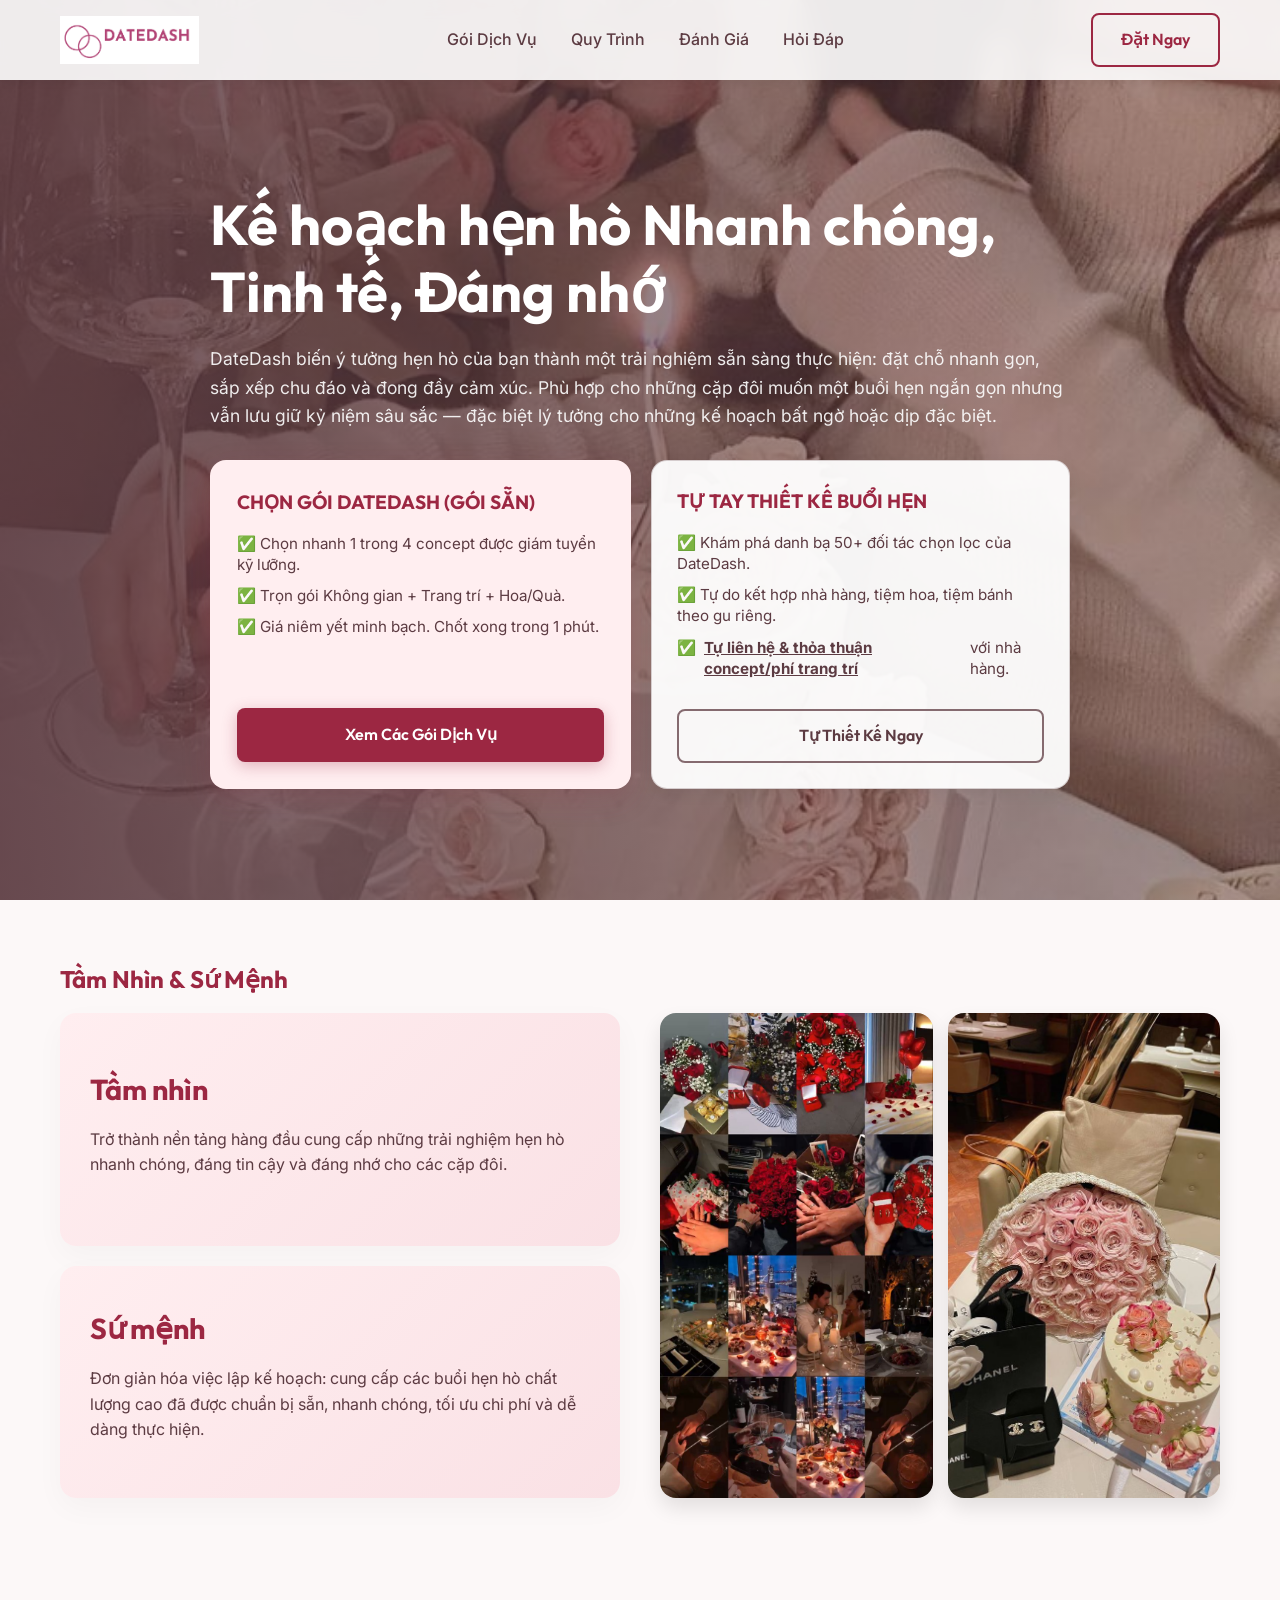
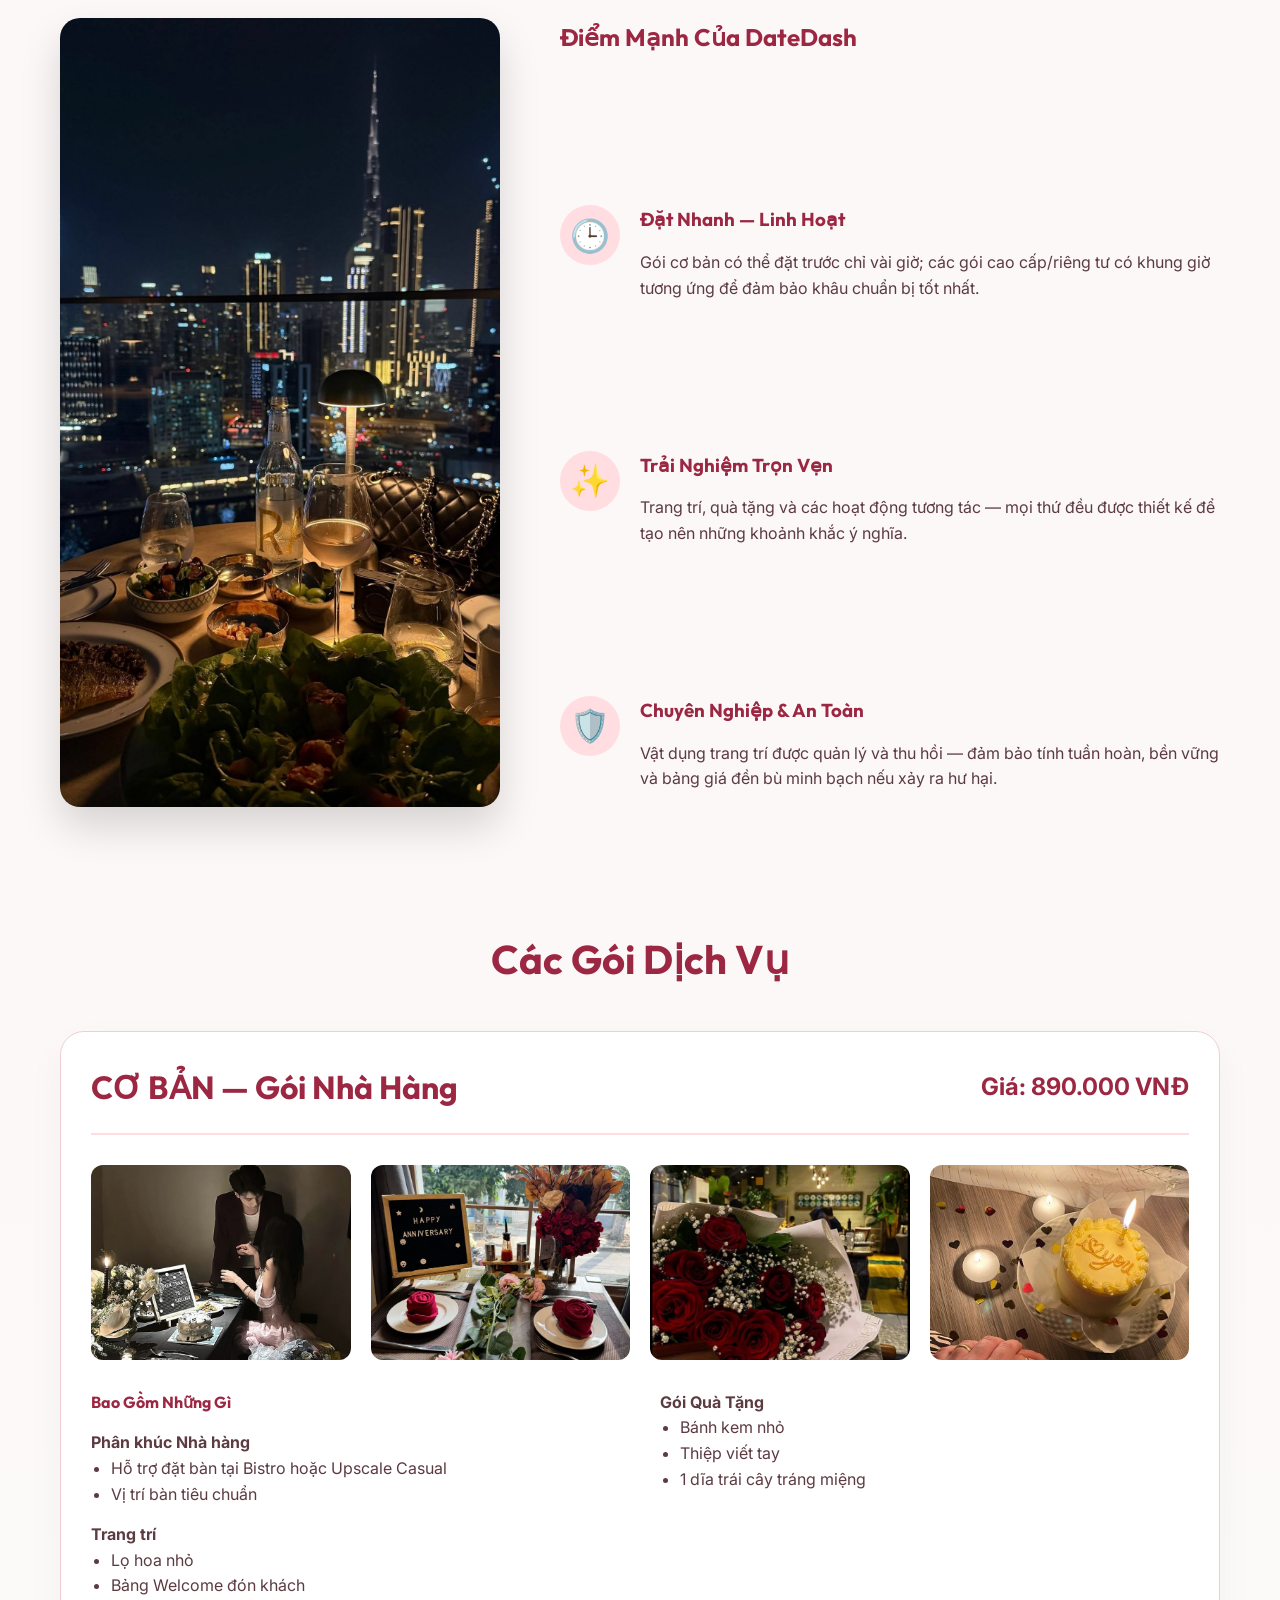
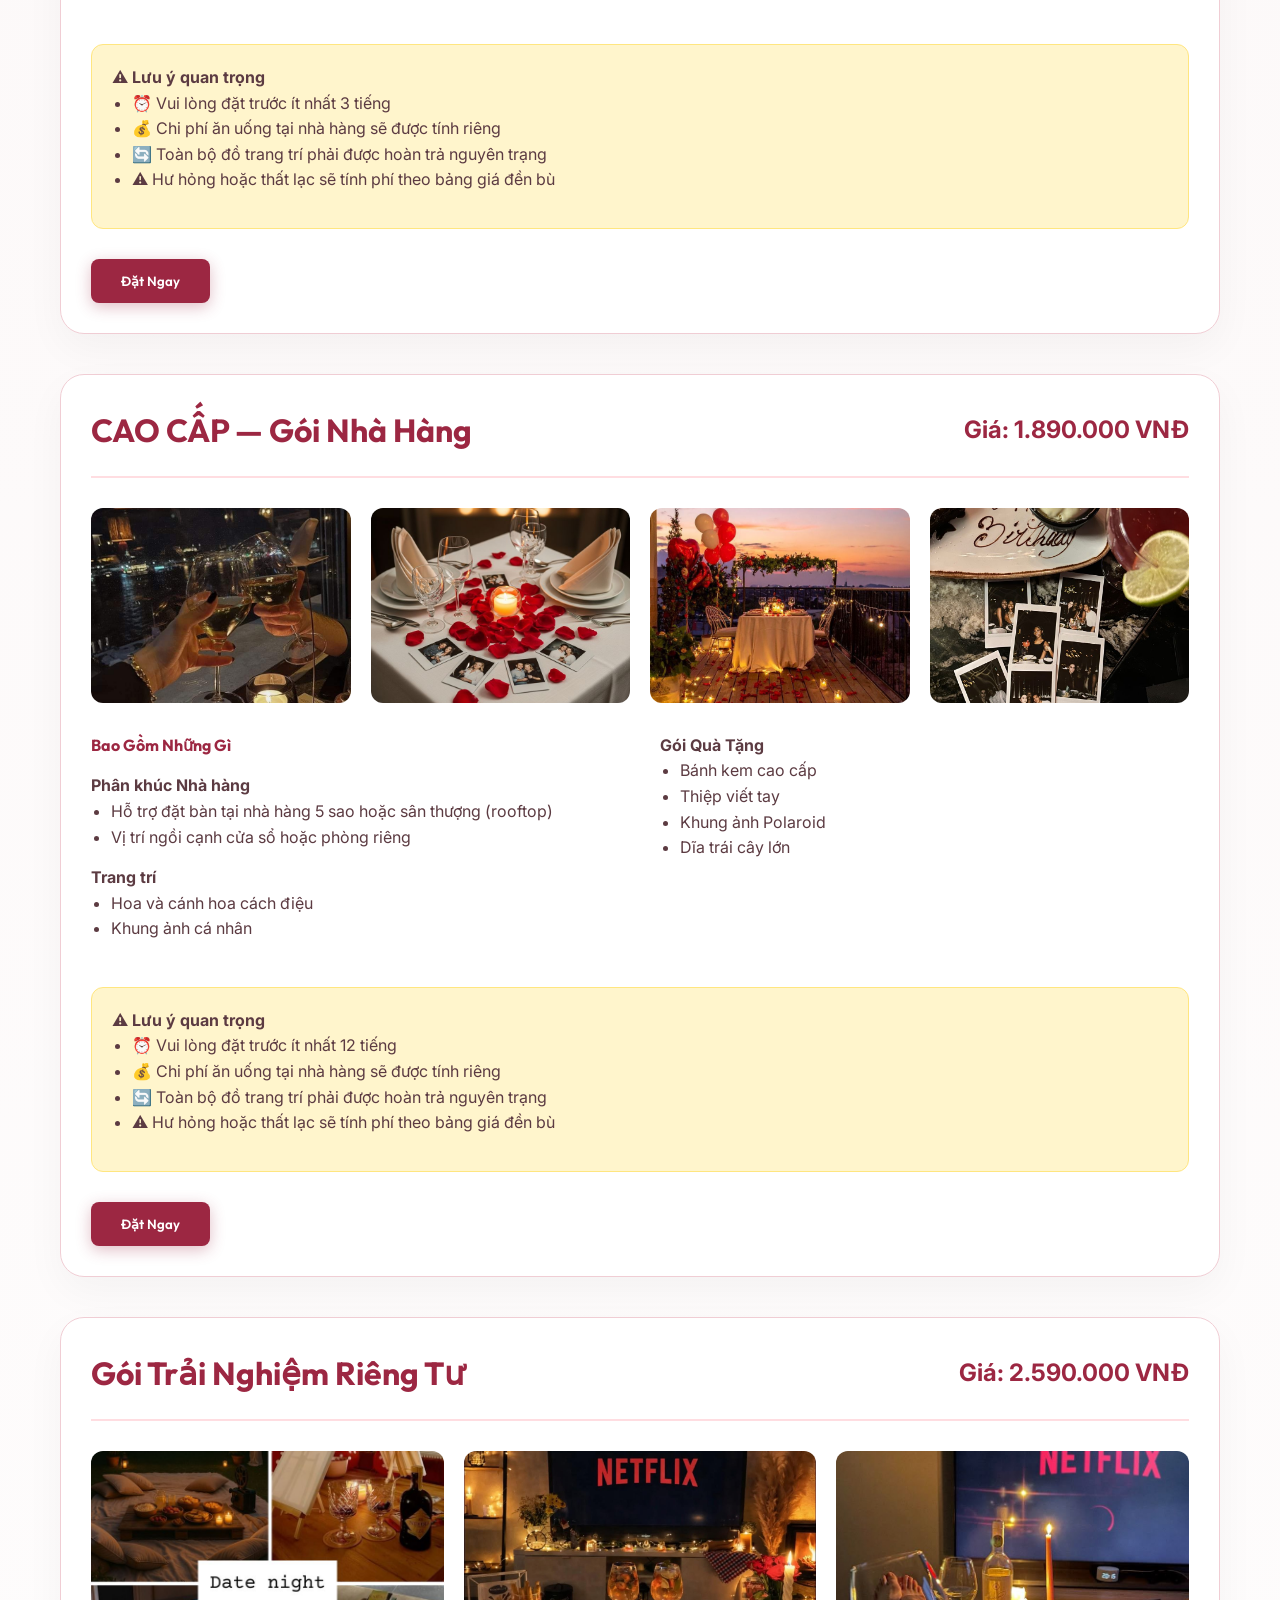
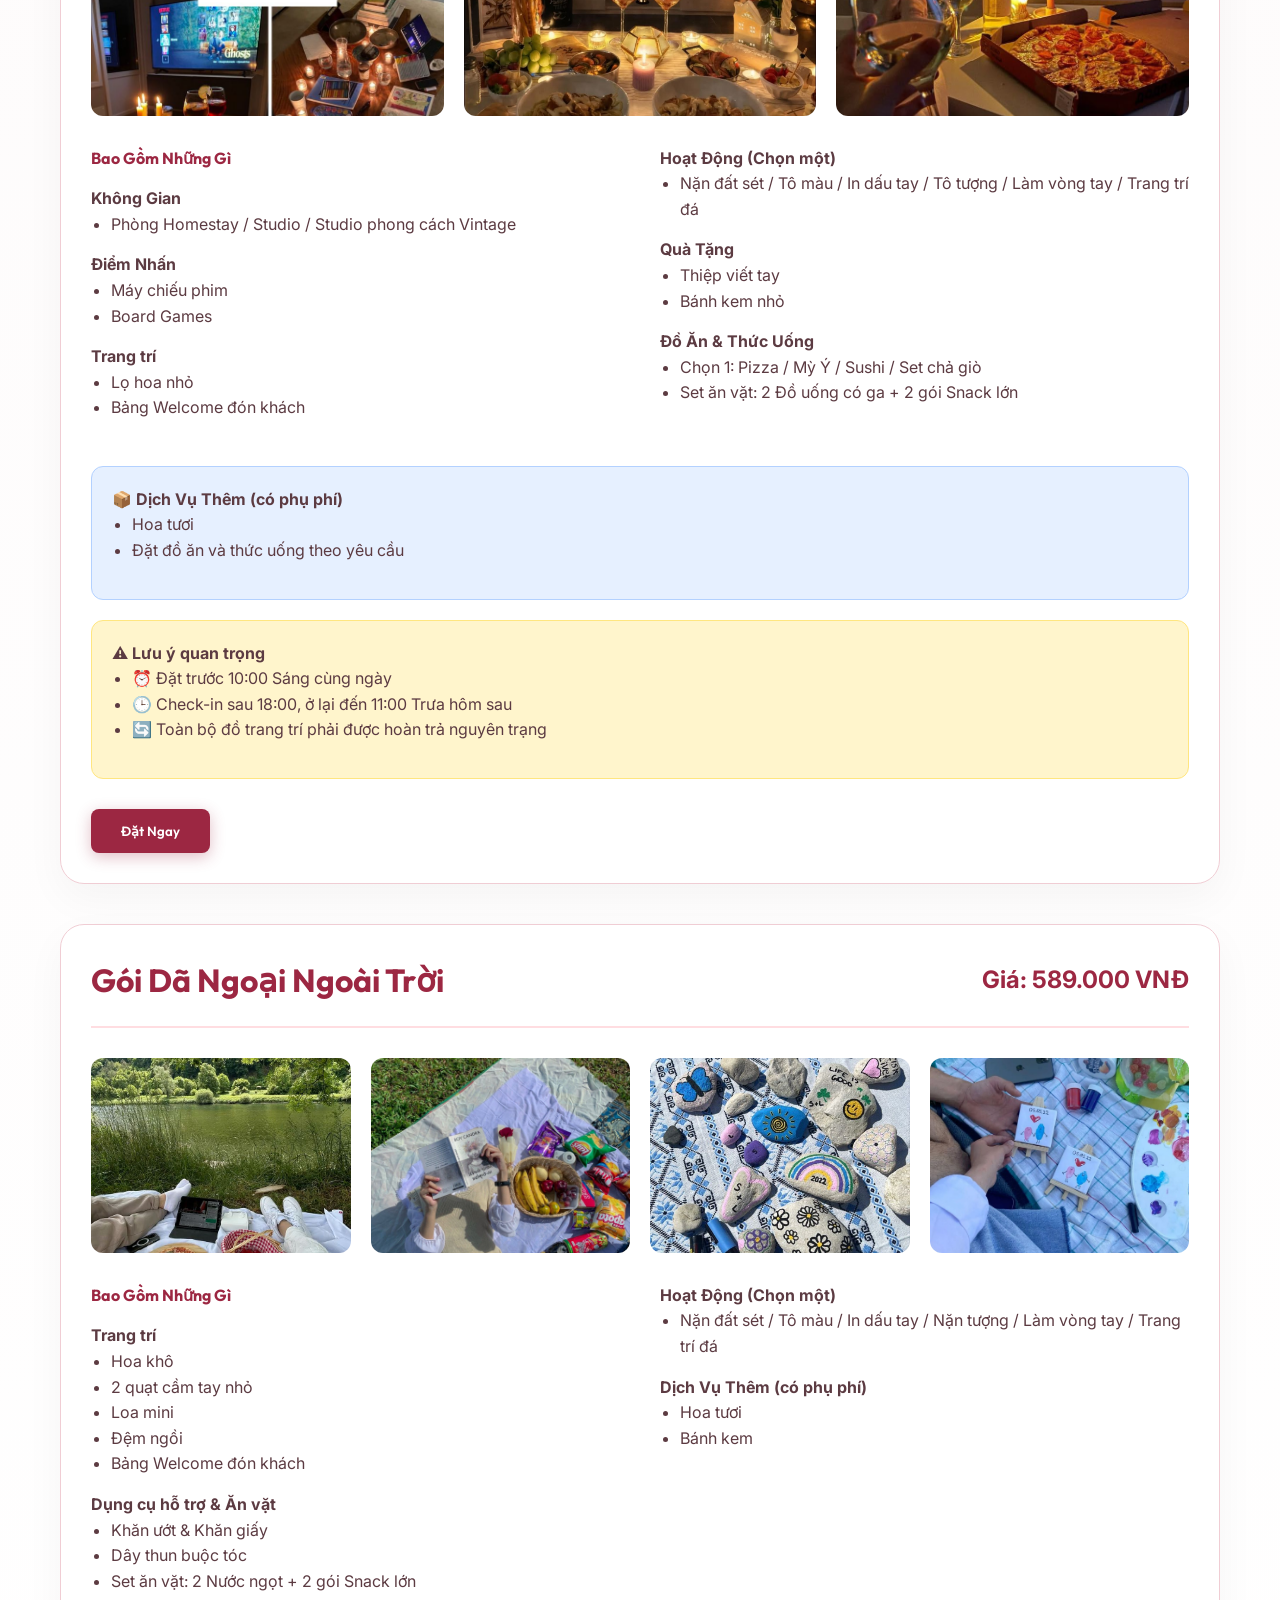
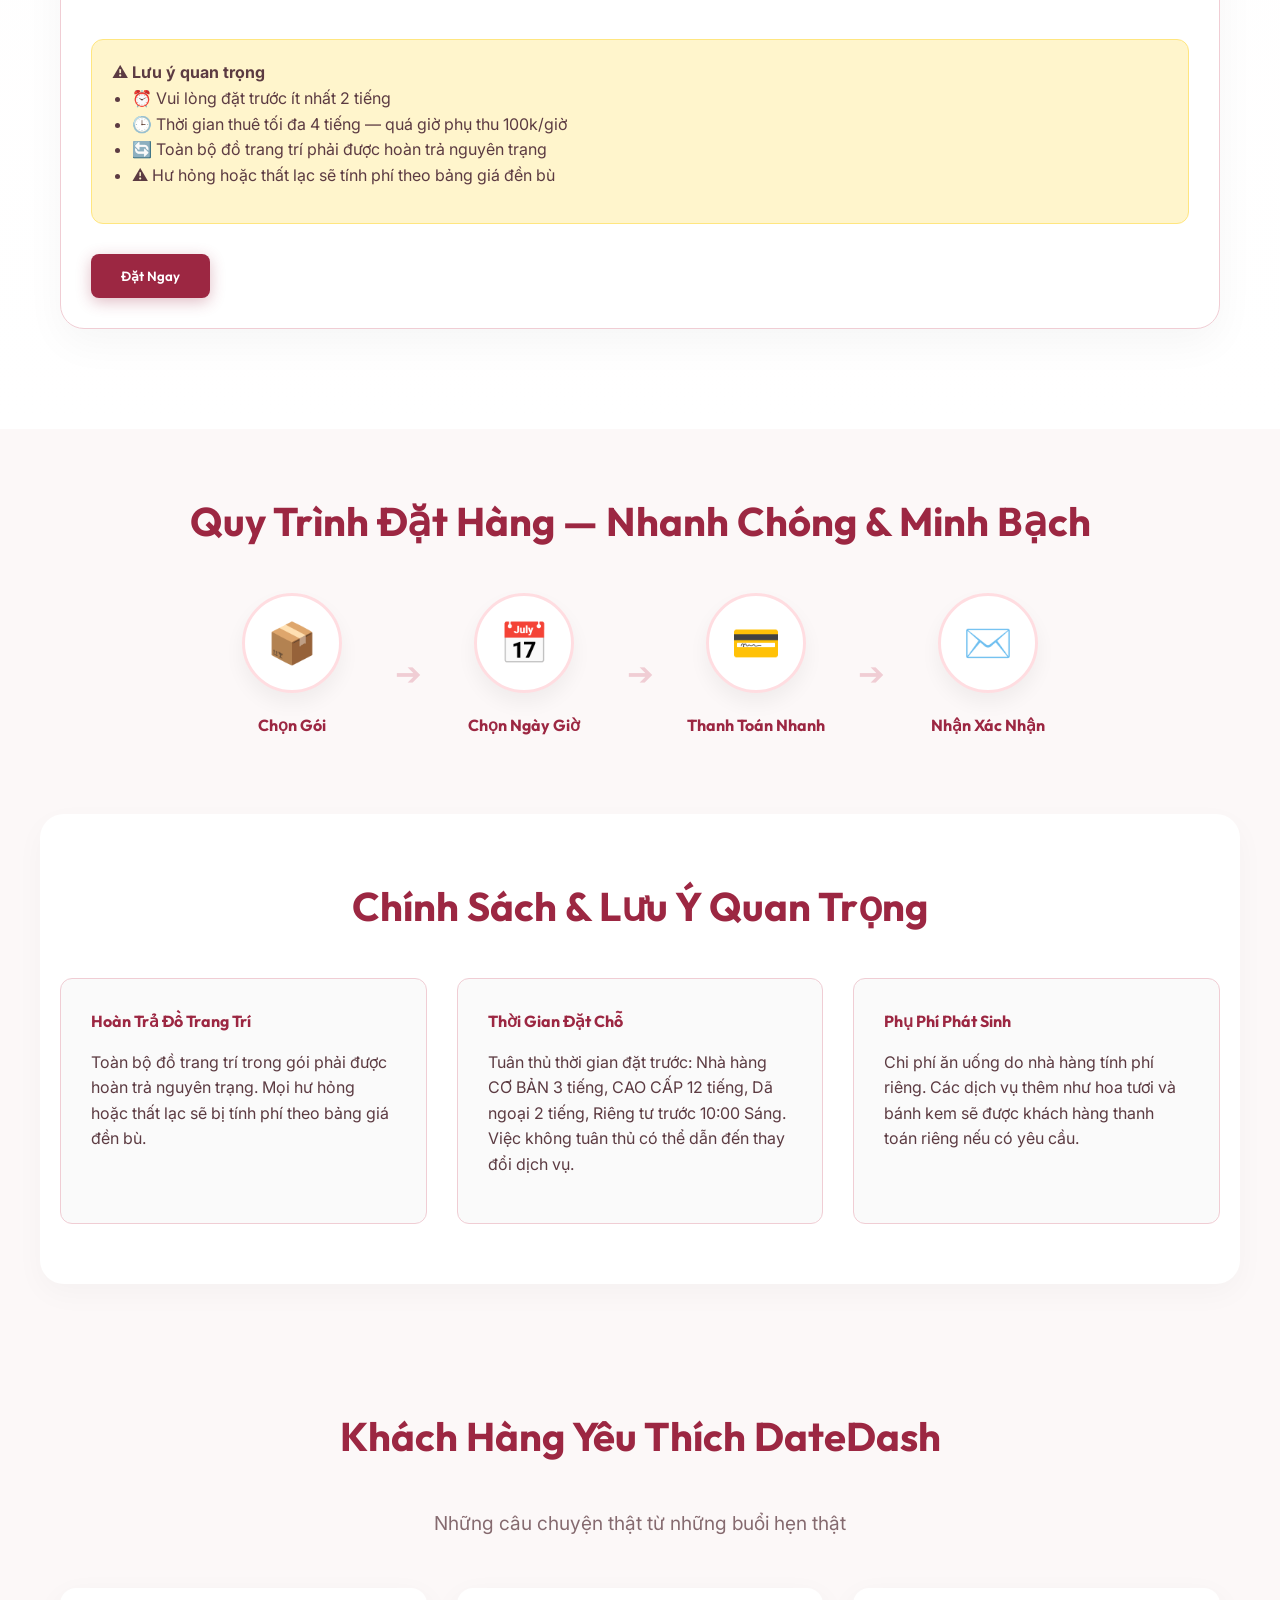
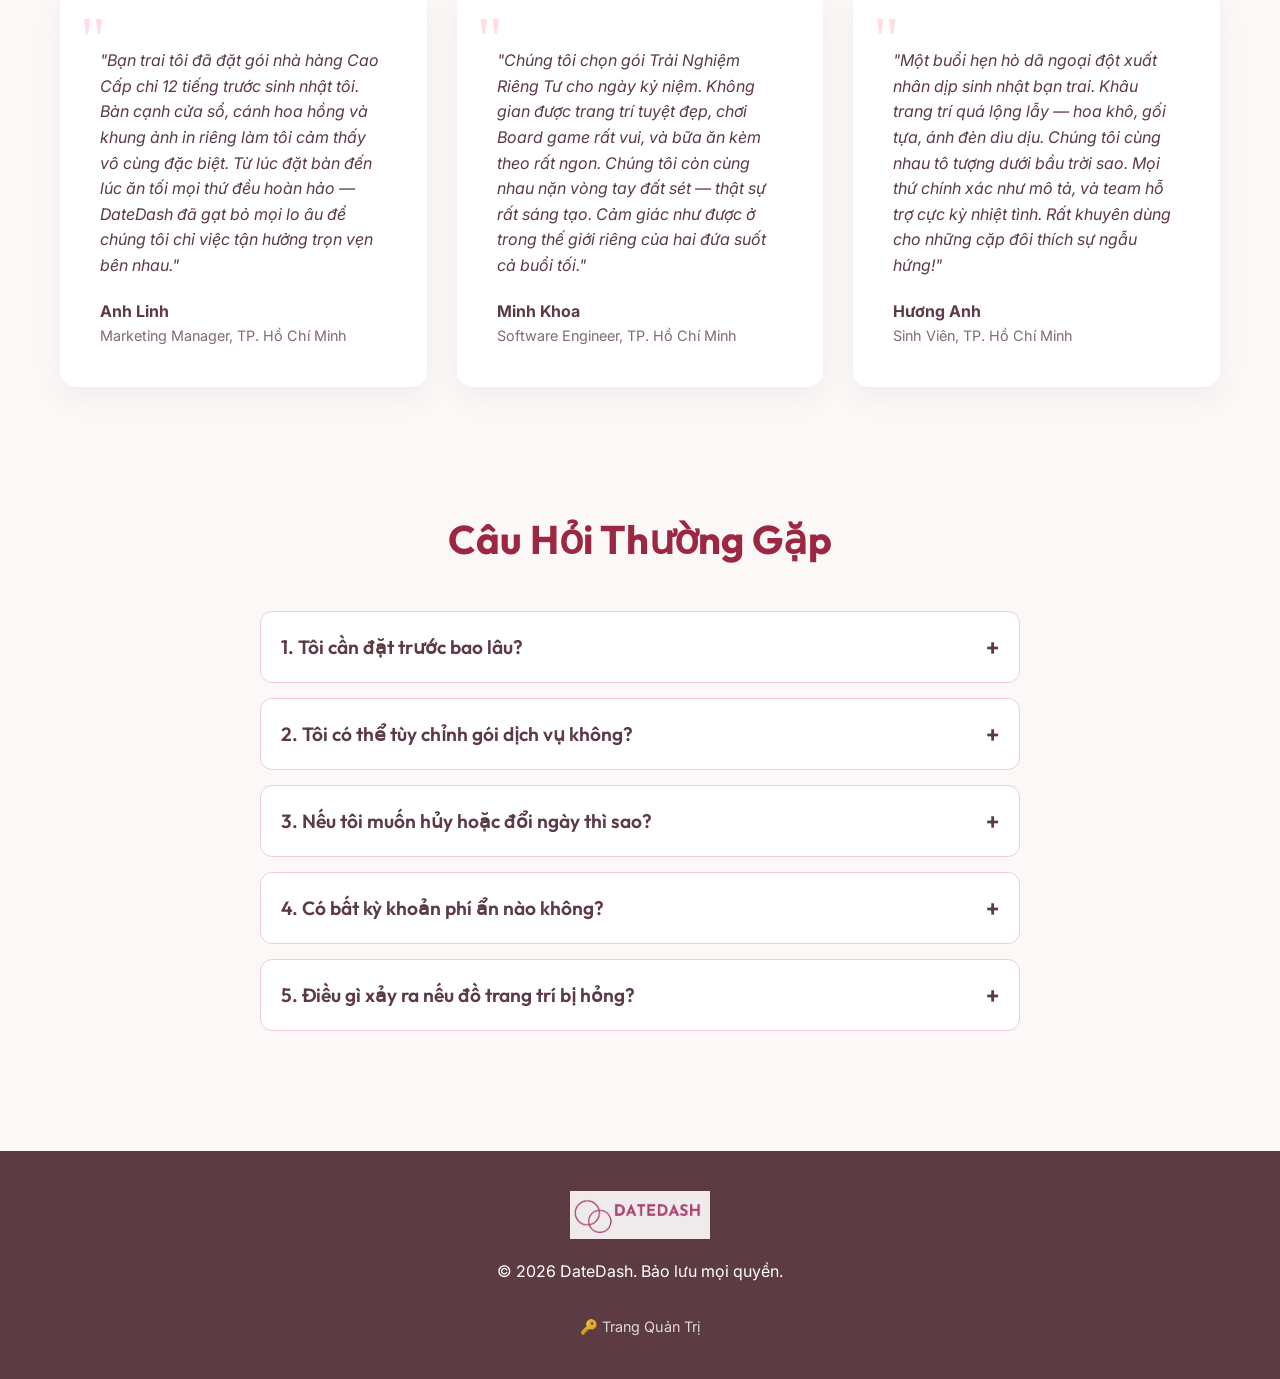
<file: index.html>
<!DOCTYPE html>
<html lang="vi">
<head>
    <meta charset="UTF-8">
    <meta name="viewport" content="width=device-width, initial-scale=1.0">
    <title>DateDash - Nhanh chóng, Tinh tế, Đáng nhớ</title>
    <meta name="description" content="DateDash biến ý tưởng hẹn hò của bạn thành một trải nghiệm sẵn sàng thực hiện. Đặt chỗ nhanh chóng, dịch vụ đáng tin cậy và tạo nên những kỷ niệm khó quên cho các cặp đôi.">
    <link rel="preconnect" href="https://fonts.googleapis.com">
    <link rel="preconnect" href="https://fonts.gstatic.com" crossorigin>
    <link href="https://fonts.googleapis.com/css2?family=Inter:wght@300;400;500;600;700&family=Outfit:wght@400;500;600;700&display=swap" rel="stylesheet">
    <link rel="stylesheet" href="styles.css">
</head>
<body>
    <!-- Navbar -->
    <header class="navbar">
        <div class="container nav-container">
            <a href="#" class="logo">
                <img src="images/Logo.png" alt="DateDash Logo" style="height: 48px; width: auto;">
            </a>
            <nav class="nav-links">
                <a href="#packages">Gói Dịch Vụ</a>
                <a href="#how-it-works">Quy Trình</a>
                <a href="#testimonials">Đánh Giá</a>
                <a href="#faq">Hỏi Đáp</a>
            </nav>
            <a href="#packages" class="btn btn-outline">Đặt Ngay</a>
        </div>
    </header>

    <!-- Hero Section -->
    <section class="hero">
        <div class="hero-overlay"></div>
        <div class="container hero-content">
            <h1>Kế hoạch hẹn hò Nhanh chóng, Tinh tế, Đáng nhớ</h1>
            <p>DateDash biến ý tưởng hẹn hò của bạn thành một trải nghiệm sẵn sàng thực hiện: đặt chỗ nhanh gọn, sắp xếp chu đáo và đong đầy cảm xúc. Phù hợp cho những cặp đôi muốn một buổi hẹn ngắn gọn nhưng vẫn lưu giữ kỷ niệm sâu sắc — đặc biệt lý tưởng cho những kế hoạch bất ngờ hoặc dịp đặc biệt.</p>
            <div class="hero-choice-cards">
                <div class="choice-card choice-primary">
                    <h3>CHỌN GÓI DATEDASH (GÓI SẴN)</h3>
                    <ul>
                        <li>✅ Chọn nhanh 1 trong 4 concept được giám tuyển kỹ lưỡng.</li>
                        <li>✅ Trọn gói Không gian + Trang trí + Hoa/Quà.</li>
                        <li>✅ Giá niêm yết minh bạch. Chốt xong trong 1 phút.</li>
                    </ul>
                    <a href="#packages" class="btn btn-primary w-100" style="margin-top: auto; text-align: center;">Xem Các Gói Dịch Vụ</a>
                </div>
                <div class="choice-card choice-secondary">
                    <h3>TỰ TAY THIẾT KẾ BUỔI HẸN</h3>
                    <ul>
                        <li>✅ Khám phá danh bạ 50+ đối tác chọn lọc của DateDash.</li>
                        <li>✅ Tự do kết hợp nhà hàng, tiệm hoa, tiệm bánh theo gu riêng.</li>
                        <li>✅ <u><strong>Tự liên hệ & thỏa thuận concept/phí trang trí</strong></u> với nhà hàng.</li>
                    </ul>
                    <a href="custom-order.html" class="btn btn-outline w-100" style="margin-top: auto; text-align: center; border-color: var(--text-muted); color: var(--text-main);">Tự Thiết Kế Ngay</a>
                </div>
            </div>
        </div>
    </section>

    <!-- Vision & Mission -->
    <section class="vision-mission container">
        <div class="section-header">
            <h2>Tầm Nhìn & Sứ Mệnh</h2>
        </div>
        <div class="vm-grid">
            <div class="vm-content-column">
                <div class="vm-card">
                    <h3>Tầm nhìn</h3>
                    <p>Trở thành nền tảng hàng đầu cung cấp những trải nghiệm hẹn hò nhanh chóng, đáng tin cậy và đáng nhớ cho các cặp đôi.</p>
                </div>
                <div class="vm-card">
                    <h3>Sứ mệnh</h3>
                    <p>Đơn giản hóa việc lập kế hoạch: cung cấp các buổi hẹn hò chất lượng cao đã được chuẩn bị sẵn, nhanh chóng, tối ưu chi phí và dễ dàng thực hiện.</p>
                </div>
            </div>
            <div class="vm-image-grid">
                <img src="images/Vission and Mission.png" alt="Vision and Mission">
                <img src="images/DateDash story 1.png" alt="DateDash Story">
            </div>
        </div>
    </section>

    <!-- Strengths -->
    <section class="strengths container">
        <div class="strengths-layout">
            <div class="strengths-image">
                <img src="images/Key strenghts.png" alt="Key Strengths">
            </div>
            <div class="strengths-content">
                <h2>Điểm Mạnh Của DateDash</h2>
                
                <div class="strength-item">
                    <div class="strength-icon">🕒</div>
                    <div class="strength-text">
                        <h3>Đặt Nhanh — Linh Hoạt</h3>
                        <p>Gói cơ bản có thể đặt trước chỉ vài giờ; các gói cao cấp/riêng tư có khung giờ tương ứng để đảm bảo khâu chuẩn bị tốt nhất.</p>
                    </div>
                </div>

                <div class="strength-item">
                    <div class="strength-icon">✨</div>
                    <div class="strength-text">
                        <h3>Trải Nghiệm Trọn Vẹn</h3>
                        <p>Trang trí, quà tặng và các hoạt động tương tác — mọi thứ đều được thiết kế để tạo nên những khoảnh khắc ý nghĩa.</p>
                    </div>
                </div>

                <div class="strength-item">
                    <div class="strength-icon">🛡️</div>
                    <div class="strength-text">
                        <h3>Chuyên Nghiệp & An Toàn</h3>
                        <p>Vật dụng trang trí được quản lý và thu hồi — đảm bảo tính tuần hoàn, bền vững và bảng giá đền bù minh bạch nếu xảy ra hư hại.</p>
                    </div>
                </div>
            </div>
        </div>
    </section>

    <!-- Services Offering -->
    <section id="packages" class="packages-section">
        <div class="container">
            <h2 class="section-title text-center">Các Gói Dịch Vụ</h2>

            <!-- Package 1: Basic -->
            <div class="package-card basic">
                <div class="package-header">
                    <h3>CƠ BẢN — Gói Nhà Hàng</h3>
                    <span class="price">Giá: 890.000 VNĐ</span>
                </div>
                <div class="package-images">
                    <img src="images/basic package 1.png" alt="Basic Date">
                    <img src="images/basic package 2.png" alt="Basic Decor">
                    <img src="images/basic package 3.png" alt="Basic Cake">
                    <img src="images/basic package 4.png" alt="Basic Extra">
                </div>
                <div class="package-details">
                    <div class="detail-col">
                        <h4>Bao Gồm Những Gì</h4>
                        <strong>Phân khúc Nhà hàng</strong>
                        <ul>
                            <li>Hỗ trợ đặt bàn tại Bistro hoặc Upscale Casual</li>
                            <li>Vị trí bàn tiêu chuẩn</li>
                        </ul>
                        <strong>Trang trí</strong>
                        <ul>
                            <li>Lọ hoa nhỏ</li>
                            <li>Bảng Welcome đón khách</li>
                        </ul>
                    </div>
                    <div class="detail-col">
                        <strong>Gói Quà Tặng</strong>
                        <ul>
                            <li>Bánh kem nhỏ</li>
                            <li>Thiệp viết tay</li>
                            <li>1 dĩa trái cây tráng miệng</li>
                        </ul>
                    </div>
                </div>
                <div class="alert warning">
                    <strong>⚠️ Lưu ý quan trọng</strong>
                    <ul>
                        <li>⏰ Vui lòng đặt trước ít nhất 3 tiếng</li>
                        <li>💰 Chi phí ăn uống tại nhà hàng sẽ được tính riêng</li>
                        <li>🔄 Toàn bộ đồ trang trí phải được hoàn trả nguyên trạng</li>
                        <li>⚠️ Hư hỏng hoặc thất lạc sẽ tính phí theo bảng giá đền bù</li>
                    </ul>
                </div>
                <div class="package-actions">
                    <button class="btn btn-primary" onclick="openBookingModal('Gói Nhà Hàng Cơ Bản', '890.000 VNĐ')">Đặt Ngay</button>
                </div>
            </div>

            <!-- Package 2: Premium -->
            <div class="package-card premium">
                <div class="package-header">
                    <h3>CAO CẤP — Gói Nhà Hàng</h3>
                    <span class="price">Giá: 1.890.000 VNĐ</span>
                </div>
                <div class="package-images">
                    <img src="images/Premium package 1.png" alt="Premium Date">
                    <img src="images/Premium package 2.png" alt="Premium Decor">
                    <img src="images/Premium package 3.png" alt="Premium Cake">
                    <img src="images/Premium package 4.png" alt="Premium Extra">
                </div>
                <div class="package-details">
                    <div class="detail-col">
                        <h4>Bao Gồm Những Gì</h4>
                        <strong>Phân khúc Nhà hàng</strong>
                        <ul>
                            <li>Hỗ trợ đặt bàn tại nhà hàng 5 sao hoặc sân thượng (rooftop)</li>
                            <li>Vị trí ngồi cạnh cửa sổ hoặc phòng riêng</li>
                        </ul>
                        <strong>Trang trí</strong>
                        <ul>
                            <li>Hoa và cánh hoa cách điệu</li>
                            <li>Khung ảnh cá nhân</li>
                        </ul>
                    </div>
                    <div class="detail-col">
                        <strong>Gói Quà Tặng</strong>
                        <ul>
                            <li>Bánh kem cao cấp</li>
                            <li>Thiệp viết tay</li>
                            <li>Khung ảnh Polaroid</li>
                            <li>Dĩa trái cây lớn</li>
                        </ul>
                    </div>
                </div>
                <div class="alert warning">
                    <strong>⚠️ Lưu ý quan trọng</strong>
                    <ul>
                        <li>⏰ Vui lòng đặt trước ít nhất 12 tiếng</li>
                        <li>💰 Chi phí ăn uống tại nhà hàng sẽ được tính riêng</li>
                        <li>🔄 Toàn bộ đồ trang trí phải được hoàn trả nguyên trạng</li>
                        <li>⚠️ Hư hỏng hoặc thất lạc sẽ tính phí theo bảng giá đền bù</li>
                    </ul>
                </div>
                <div class="package-actions">
                    <button class="btn btn-primary" onclick="openBookingModal('Gói Nhà Hàng Cao Cấp', '1.890.000 VNĐ')">Đặt Ngay</button>
                </div>
            </div>

            <!-- Package 3: Private -->
            <div class="package-card private">
                <div class="package-header">
                    <h3>Gói Trải Nghiệm Riêng Tư</h3>
                    <span class="price">Giá: 2.590.000 VNĐ</span>
                </div>
                <div class="package-images">
                    <img src="images/Private experience 1.png" alt="Private Date">
                    <img src="images/Private experience 2.png" alt="Movie night">
                    <img src="images/Private experience 3.png" alt="Cozy setup">
                </div>
                <div class="package-details">
                    <div class="detail-col">
                        <h4>Bao Gồm Những Gì</h4>
                        <strong>Không Gian</strong>
                        <ul>
                            <li>Phòng Homestay / Studio / Studio phong cách Vintage</li>
                        </ul>
                        <strong>Điểm Nhấn</strong>
                        <ul>
                            <li>Máy chiếu phim</li>
                            <li>Board Games</li>
                        </ul>
                        <strong>Trang trí</strong>
                        <ul>
                            <li>Lọ hoa nhỏ</li>
                            <li>Bảng Welcome đón khách</li>
                        </ul>
                    </div>
                    <div class="detail-col">
                        <strong>Hoạt Động (Chọn một)</strong>
                        <ul>
                            <li>Nặn đất sét / Tô màu / In dấu tay / Tô tượng / Làm vòng tay / Trang trí đá</li>
                        </ul>
                        <strong>Quà Tặng</strong>
                        <ul>
                            <li>Thiệp viết tay</li>
                            <li>Bánh kem nhỏ</li>
                        </ul>
                        <strong>Đồ Ăn & Thức Uống</strong>
                        <ul>
                            <li>Chọn 1: Pizza / Mỳ Ý / Sushi / Set chả giò</li>
                            <li>Set ăn vặt: 2 Đồ uống có ga + 2 gói Snack lớn</li>
                        </ul>
                    </div>
                </div>
                <div class="alert info">
                    <strong>📦 Dịch Vụ Thêm (có phụ phí)</strong>
                    <ul>
                        <li>Hoa tươi</li>
                        <li>Đặt đồ ăn và thức uống theo yêu cầu</li>
                    </ul>
                </div>
                <div class="alert warning">
                    <strong>⚠️ Lưu ý quan trọng</strong>
                    <ul>
                        <li>⏰ Đặt trước 10:00 Sáng cùng ngày</li>
                        <li>🕒 Check-in sau 18:00, ở lại đến 11:00 Trưa hôm sau</li>
                        <li>🔄 Toàn bộ đồ trang trí phải được hoàn trả nguyên trạng</li>
                    </ul>
                </div>
                <div class="package-actions">
                    <button class="btn btn-primary" onclick="openBookingModal('Gói Trải Nghiệm Riêng Tư', '2.590.000 VNĐ')">Đặt Ngay</button>
                </div>
            </div>

            <!-- Package 4: Picnic -->
            <div class="package-card picnic">
                <div class="package-header">
                    <h3>Gói Dã Ngoại Ngoài Trời</h3>
                    <span class="price">Giá: 589.000 VNĐ</span>
                </div>
                <div class="package-images">
                    <img src="images/Picnic Package 1.png" alt="Outdoor Picnic">
                    <img src="images/Picnic Package 2.png" alt="Picnic setup">
                    <img src="images/Picnic Package 3.png" alt="Painting outdoors">
                    <img src="images/Picnic Package 4.png" alt="Picnic Extra">
                </div>
                <div class="package-details">
                    <div class="detail-col">
                        <h4>Bao Gồm Những Gì</h4>
                        <strong>Trang trí</strong>
                        <ul>
                            <li>Hoa khô</li>
                            <li>2 quạt cầm tay nhỏ</li>
                            <li>Loa mini</li>
                            <li>Đệm ngồi</li>
                            <li>Bảng Welcome đón khách</li>
                        </ul>
                        <strong>Dụng cụ hỗ trợ & Ăn vặt</strong>
                        <ul>
                            <li>Khăn ướt & Khăn giấy</li>
                            <li>Dây thun buộc tóc</li>
                            <li>Set ăn vặt: 2 Nước ngọt + 2 gói Snack lớn</li>
                        </ul>
                    </div>
                    <div class="detail-col">
                        <strong>Hoạt Động (Chọn một)</strong>
                        <ul>
                            <li>Nặn đất sét / Tô màu / In dấu tay / Nặn tượng / Làm vòng tay / Trang trí đá</li>
                        </ul>
                        <strong>Dịch Vụ Thêm (có phụ phí)</strong>
                        <ul>
                            <li>Hoa tươi</li>
                            <li>Bánh kem</li>
                        </ul>
                    </div>
                </div>
                <div class="alert warning">
                    <strong>⚠️ Lưu ý quan trọng</strong>
                    <ul>
                        <li>⏰ Vui lòng đặt trước ít nhất 2 tiếng</li>
                        <li>🕒 Thời gian thuê tối đa 4 tiếng — quá giờ phụ thu 100k/giờ</li>
                        <li>🔄 Toàn bộ đồ trang trí phải được hoàn trả nguyên trạng</li>
                        <li>⚠️ Hư hỏng hoặc thất lạc sẽ tính phí theo bảng giá đền bù</li>
                    </ul>
                </div>
                <div class="package-actions">
                    <button class="btn btn-primary" onclick="openBookingModal('Gói Dã Ngoại Ngoài Trời', '589.000 VNĐ')">Đặt Ngay</button>
                </div>
            </div>
        </div>
    </section>

    <!-- Ordering Process -->
    <section id="how-it-works" class="ordering-process container">
        <h2 class="section-title text-center">Quy Trình Đặt Hàng — Nhanh Chóng & Minh Bạch</h2>
        <div class="process-steps">
            <div class="step">
                <div class="step-icon">📦</div>
                <h4>Chọn Gói</h4>
            </div>
            <div class="step-arrow">➔</div>
            <div class="step">
                <div class="step-icon">📅</div>
                <h4>Chọn Ngày Giờ</h4>
            </div>
            <div class="step-arrow">➔</div>
            <div class="step">
                <div class="step-icon">💳</div>
                <h4>Thanh Toán Nhanh</h4>
            </div>
            <div class="step-arrow">➔</div>
            <div class="step">
                <div class="step-icon">✉️</div>
                <h4>Nhận Xác Nhận</h4>
            </div>
        </div>
    </section>

    <!-- Policies -->
    <section class="policies container">
        <h2 class="section-title text-center">Chính Sách & Lưu Ý Quan Trọng</h2>
        <div class="policy-grid">
            <div class="policy-card">
                <h4>Hoàn Trả Đồ Trang Trí</h4>
                <p>Toàn bộ đồ trang trí trong gói phải được hoàn trả nguyên trạng. Mọi hư hỏng hoặc thất lạc sẽ bị tính phí theo bảng giá đền bù.</p>
            </div>
            <div class="policy-card">
                <h4>Thời Gian Đặt Chỗ</h4>
                <p>Tuân thủ thời gian đặt trước: Nhà hàng CƠ BẢN 3 tiếng, CAO CẤP 12 tiếng, Dã ngoại 2 tiếng, Riêng tư trước 10:00 Sáng. Việc không tuân thủ có thể dẫn đến thay đổi dịch vụ.</p>
            </div>
            <div class="policy-card">
                <h4>Phụ Phí Phát Sinh</h4>
                <p>Chi phí ăn uống do nhà hàng tính phí riêng. Các dịch vụ thêm như hoa tươi và bánh kem sẽ được khách hàng thanh toán riêng nếu có yêu cầu.</p>
            </div>
        </div>
    </section>

    <!-- Testimonials -->
    <section id="testimonials" class="testimonials container">
        <h2 class="section-title text-center">Khách Hàng Yêu Thích DateDash</h2>
        <p class="text-center subtitle">Những câu chuyện thật từ những buổi hẹn thật</p>
        <div class="testimonial-grid">
            <div class="testimonial-card">
                <div class="quote">"Bạn trai tôi đã đặt gói nhà hàng Cao Cấp chỉ 12 tiếng trước sinh nhật tôi. Bàn cạnh cửa sổ, cánh hoa hồng và khung ảnh in riêng làm tôi cảm thấy vô cùng đặc biệt. Từ lúc đặt bàn đến lúc ăn tối mọi thứ đều hoàn hảo — DateDash đã gạt bỏ mọi lo âu để chúng tôi chỉ việc tận hưởng trọn vẹn bên nhau."</div>
                <div class="author">
                    <strong>Anh Linh</strong>
                    <span>Marketing Manager, TP. Hồ Chí Minh</span>
                </div>
            </div>
            <div class="testimonial-card">
                <div class="quote">"Chúng tôi chọn gói Trải Nghiệm Riêng Tư cho ngày kỷ niệm. Không gian được trang trí tuyệt đẹp, chơi Board game rất vui, và bữa ăn kèm theo rất ngon. Chúng tôi còn cùng nhau nặn vòng tay đất sét — thật sự rất sáng tạo. Cảm giác như được ở trong thế giới riêng của hai đứa suốt cả buổi tối."</div>
                <div class="author">
                    <strong>Minh Khoa</strong>
                    <span>Software Engineer, TP. Hồ Chí Minh</span>
                </div>
            </div>
            <div class="testimonial-card">
                <div class="quote">"Một buổi hẹn hò dã ngoại đột xuất nhân dịp sinh nhật bạn trai. Khâu trang trí quá lộng lẫy — hoa khô, gối tựa, ánh đèn dìu dịu. Chúng tôi cùng nhau tô tượng dưới bầu trời sao. Mọi thứ chính xác như mô tả, và team hỗ trợ cực kỳ nhiệt tình. Rất khuyên dùng cho những cặp đôi thích sự ngẫu hứng!"</div>
                <div class="author">
                    <strong>Hương Anh</strong>
                    <span>Sinh Viên, TP. Hồ Chí Minh</span>
                </div>
            </div>
        </div>
    </section>

    <!-- FAQ -->
    <section id="faq" class="faq-section container">
        <h2 class="section-title text-center">Câu Hỏi Thường Gặp</h2>
        <div class="faq-accordion">
            <div class="faq-item">
                <button class="faq-question">1. Tôi cần đặt trước bao lâu?</button>
                <div class="faq-answer">
                    <p>Thời gian đặt chỗ tùy thuộc vào từng gói: Gói Nhà Hàng CƠ BẢN cần đặt trước 3 tiếng, Gói Nhà Hàng CAO CẤP cần 12 tiếng, Gói Dã Ngoại Ngoài Trời cần 2 tiếng, và Gói Trải Nghiệm Riêng Tư phải đặt trước 10:00 Sáng cùng ngày.</p>
                </div>
            </div>
            <div class="faq-item">
                <button class="faq-question">2. Tôi có thể tùy chỉnh gói dịch vụ không?</button>
                <div class="faq-answer">
                    <p>Có, ở một mức độ nhất định! Mỗi gói bao gồm các hạng mục cố định, nhưng bạn có thể thêm các dịch vụ như hoa tươi, bánh kem, hoặc yêu cầu món ăn đặc biệt (có phụ phí). Vui lòng liên hệ đội ngũ hỗ trợ để biết thêm chi tiết về các tùy chỉnh có sẵn.</p>
                </div>
            </div>
            <div class="faq-item">
                <button class="faq-question">3. Nếu tôi muốn hủy hoặc đổi ngày thì sao?</button>
                <div class="faq-answer">
                    <p>Vui lòng liên hệ với chúng tôi càng sớm càng tốt nếu bạn cần hủy hoặc dời lịch. Chính sách có thể thay đổi tùy theo gói dịch vụ và thời điểm thông báo. Chúng tôi luôn linh hoạt và sẽ cố gắng tìm ra giải pháp tốt nhất cho bạn.</p>
                </div>
            </div>
            <div class="faq-item">
                <button class="faq-question">4. Có bất kỳ khoản phí ẩn nào không?</button>
                <div class="faq-answer">
                    <p>DateDash luôn đề cao sự minh bạch. Tất cả giá gói đều được ghi rõ ràng. Chi phí ăn uống tại nhà hàng do nhà hàng tính riêng, và bất kỳ dịch vụ thêm nào cũng được liệt kê rõ ràng dưới dạng phụ phí. Các khoản phí đền bù (nếu có làm hỏng đồ trang trí) cũng được nêu rõ trong chính sách.</p>
                </div>
            </div>
            <div class="faq-item">
                <button class="faq-question">5. Điều gì xảy ra nếu đồ trang trí bị hỏng?</button>
                <div class="faq-answer">
                    <p>Tất cả đồ trang trí phải được trả lại nguyên trạng. Trong trường hợp bị hỏng hoặc thất lạc, bạn sẽ phải chịu phí đền bù theo bảng giá đã được quy định trước trong điều khoản và dịch vụ của chúng tôi.</p>
                </div>
            </div>
        </div>
    </section>

    <!-- Footer -->
    <footer class="footer">
        <div class="container">
            <a href="#" class="logo">
                <img src="images/Logo.png" alt="DateDash Logo" style="height: 48px; width: auto; opacity: 0.9;">
            </a>
            <p>© 2026 DateDash. Bảo lưu mọi quyền.</p>
            <a href="admin.html" style="color: var(--secondary); text-decoration: none; font-size: 0.9rem; margin-top: 15px; display: inline-block; opacity: 0.8;">🔑 Trang Quản Trị</a>
        </div>
    </footer>

    <!-- Booking Modal -->
    <div id="bookingModal" class="modal">
        <div class="modal-content">
            <span class="close-btn" onclick="closeBookingModal()">&times;</span>
            <h2 id="modalPackageName">Đặt Gói Dịch Vụ</h2>
            <p id="modalPackagePrice" class="price-highlight"></p>
            
            <form id="bookingForm" onsubmit="submitBooking(event)">
                <div class="form-group">
                    <label for="name">Họ và Tên</label>
                    <input type="text" id="name" required placeholder="Nguyễn Văn A">
                </div>
                <div class="form-group">
                    <label for="phone">Số điện thoại</label>
                    <input type="tel" id="phone" required placeholder="090 123 4567">
                </div>
                <div class="form-group">
                    <label for="date">Ngày & Giờ (Dự kiến)</label>
                    <input type="datetime-local" id="date" required>
                </div>
                <div class="form-group">
                    <label for="notes">Yêu Cầu Đặc Biệt (Tùy chọn)</label>
                    <textarea id="notes" rows="3" placeholder="Sở thích hoa, dị ứng thực phẩm..."></textarea>
                </div>
                <button type="submit" class="btn btn-primary w-100">Xác Nhận Đặt Chỗ</button>
            </form>
            <div id="bookingSuccess" class="success-message" style="display: none;">
                <h3>🎉 Yêu Cầu Đã Được Gửi!</h3>
                <p>Đội ngũ của chúng tôi sẽ liên hệ lại trong thời gian sớm nhất để xác nhận và xử lý thanh toán.</p>
                <button class="btn btn-secondary" onclick="closeBookingModal()">Đóng</button>
            </div>
        </div>
    </div>

    <script src="script.js"></script>
</body>
</html>
</file>
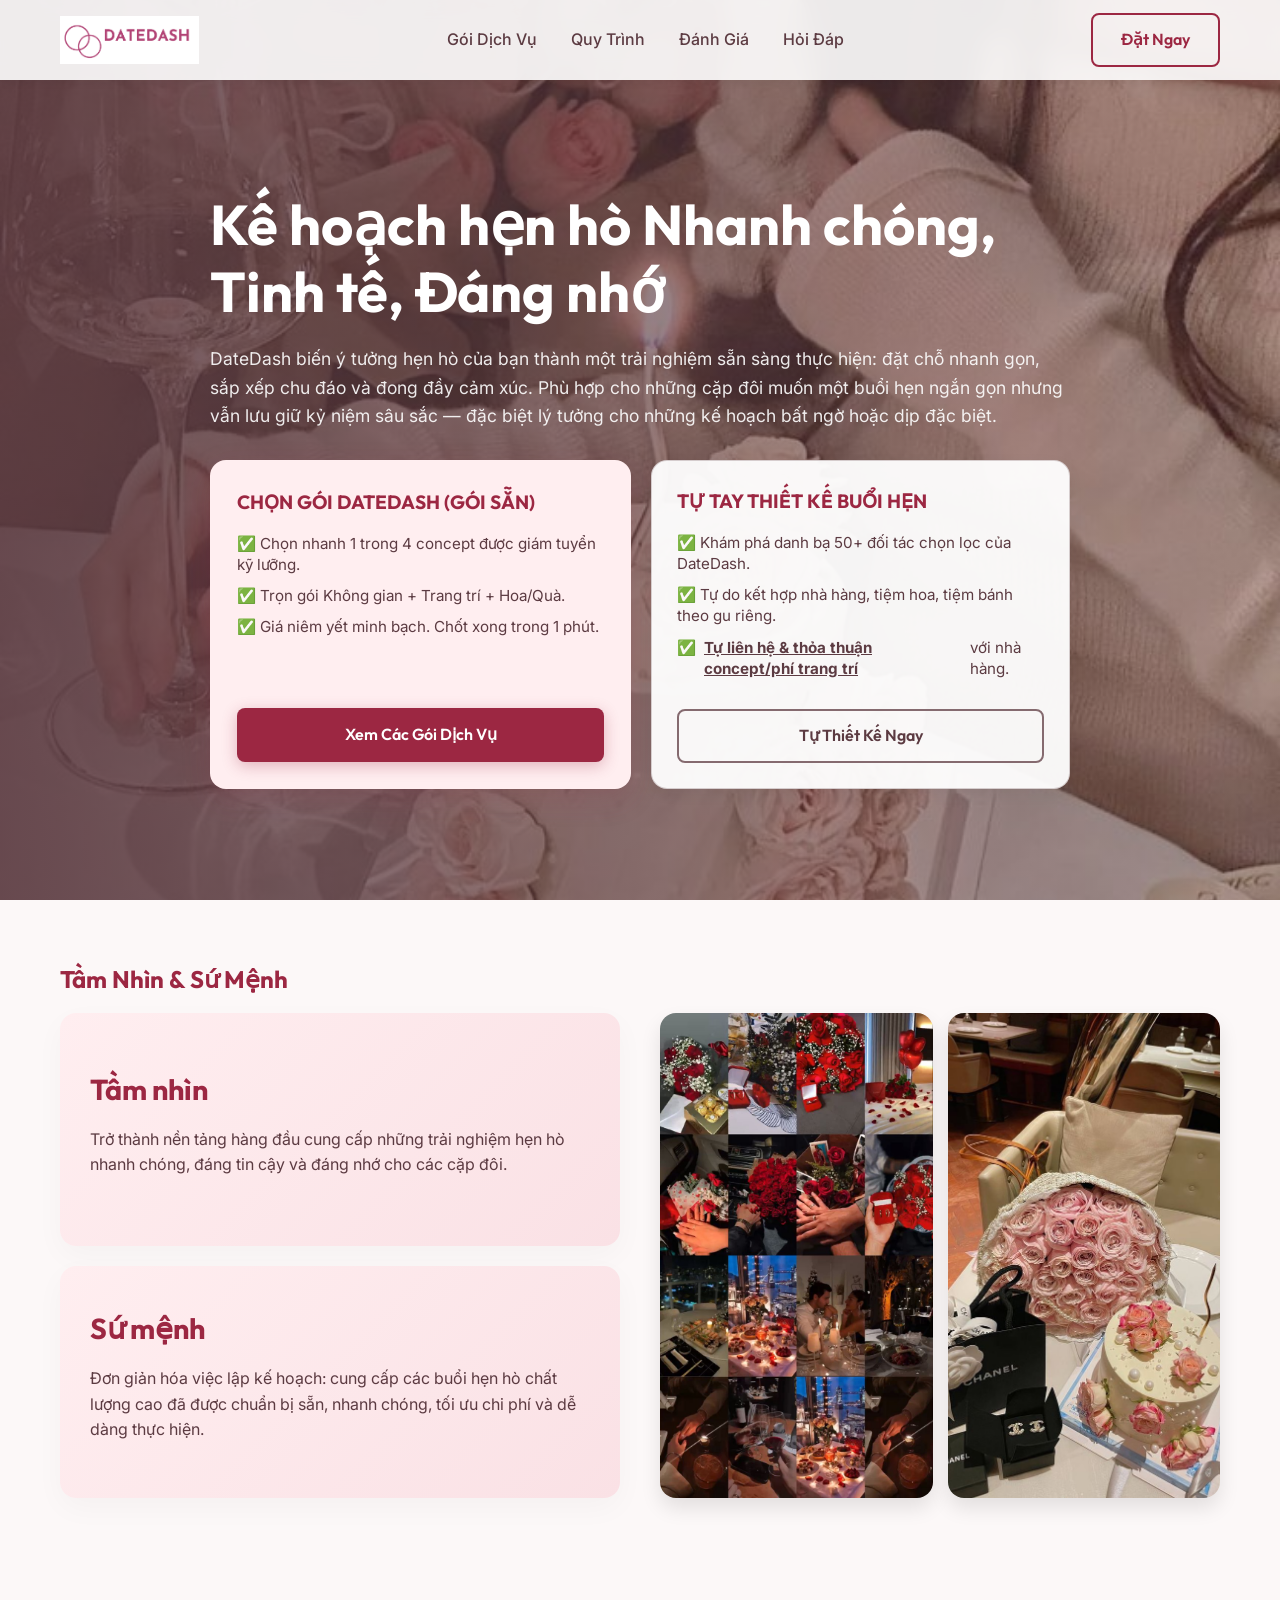
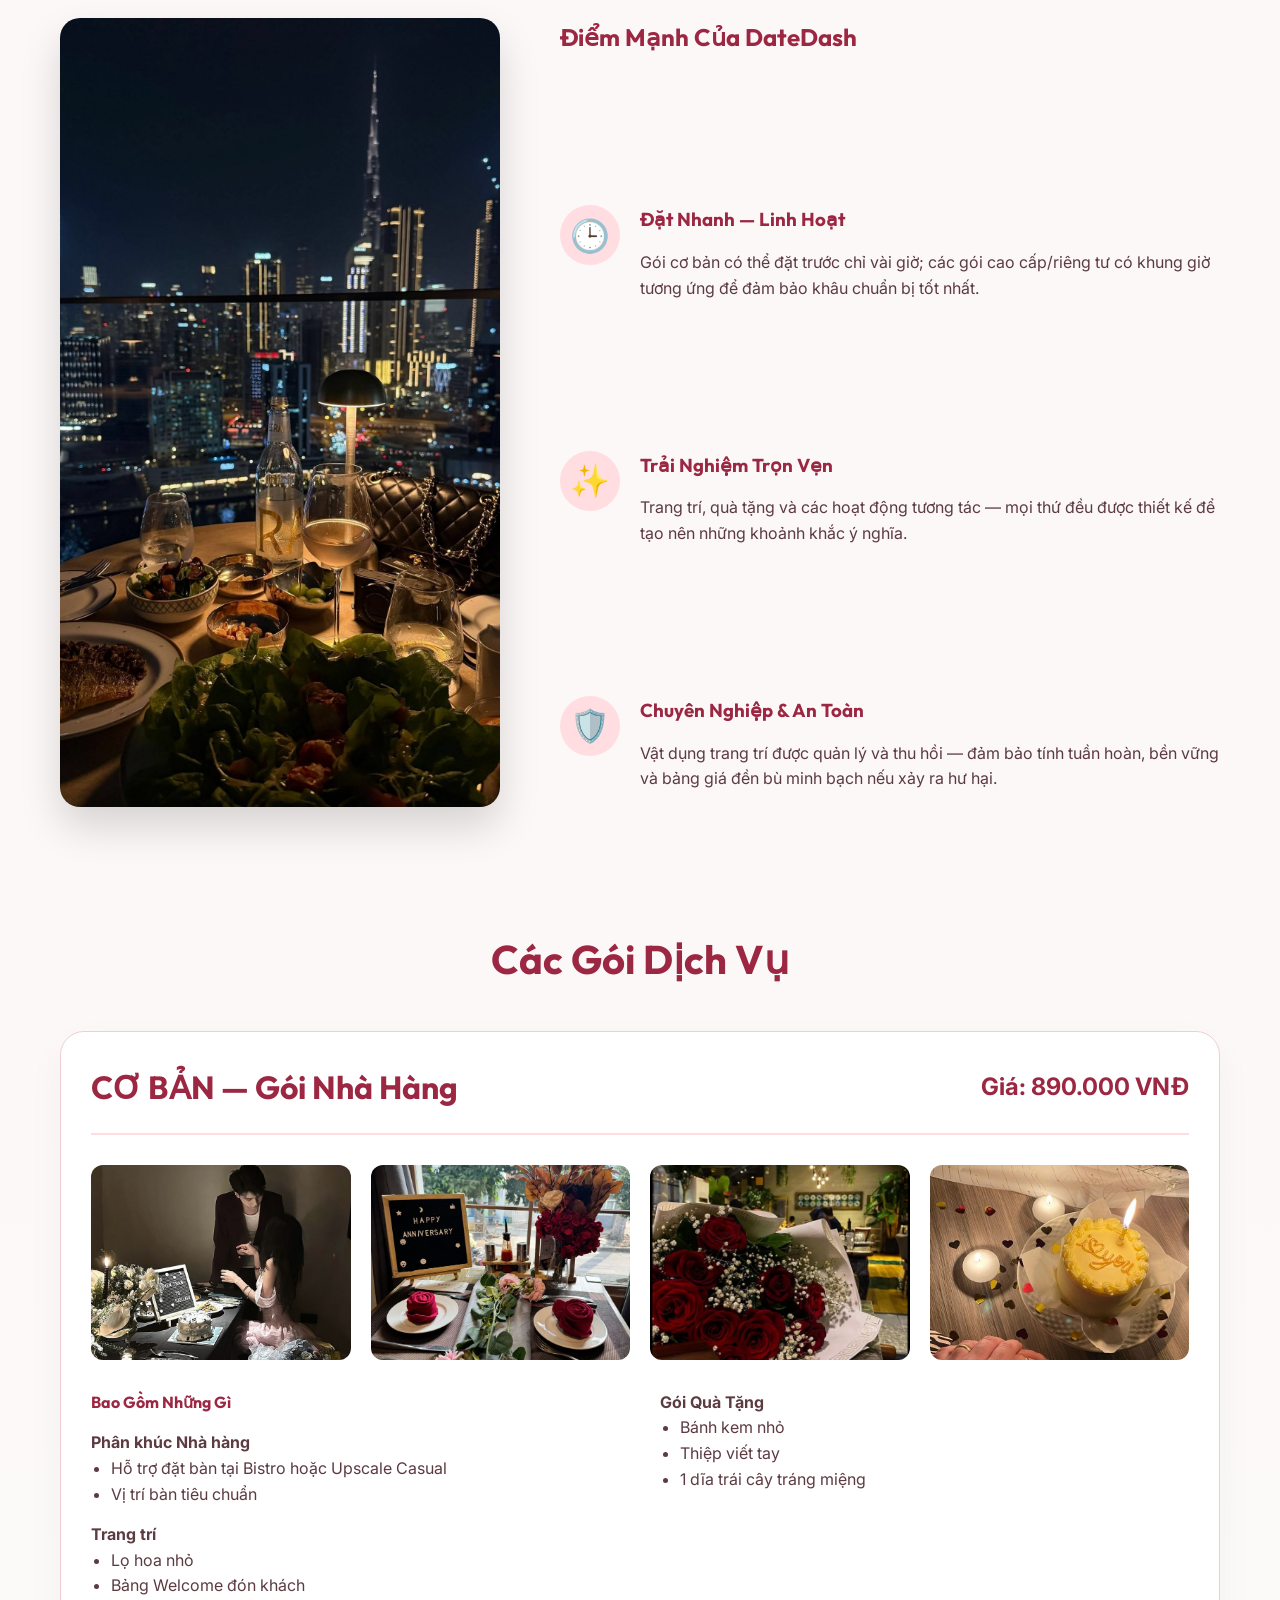
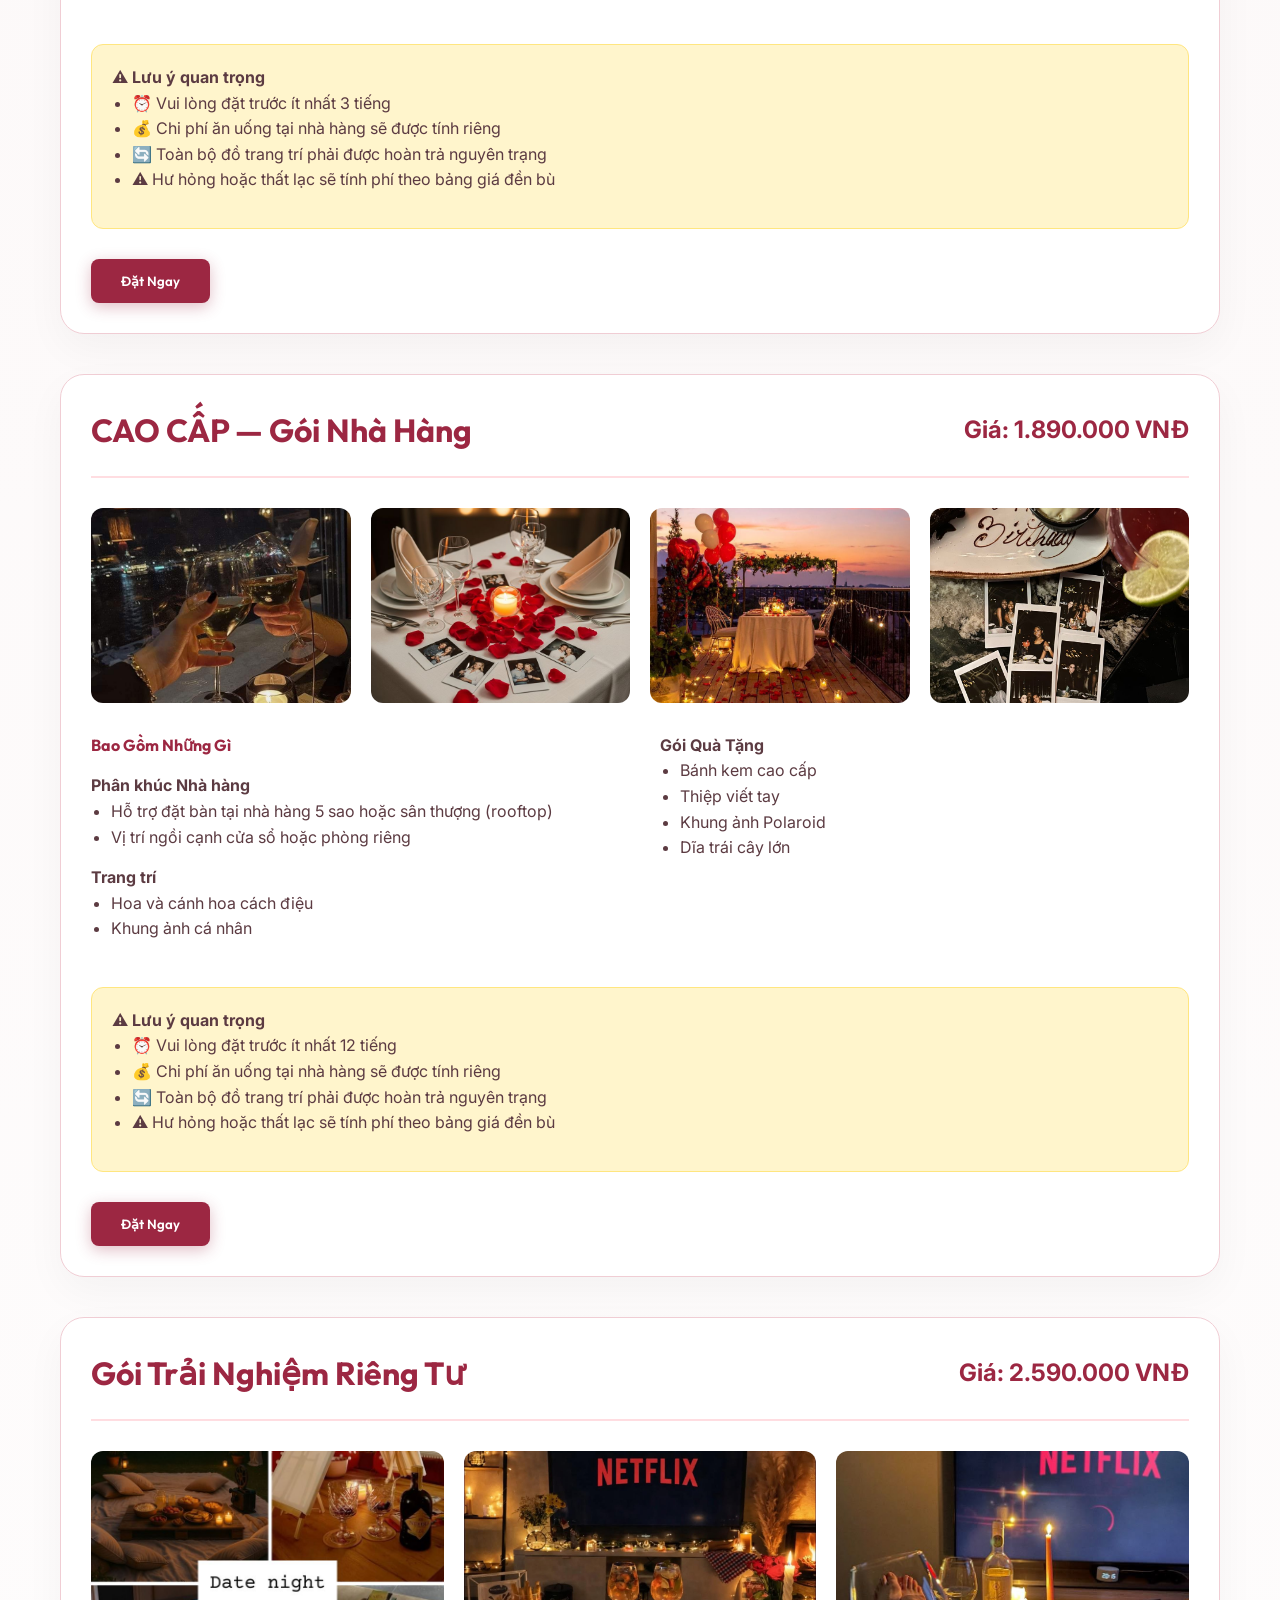
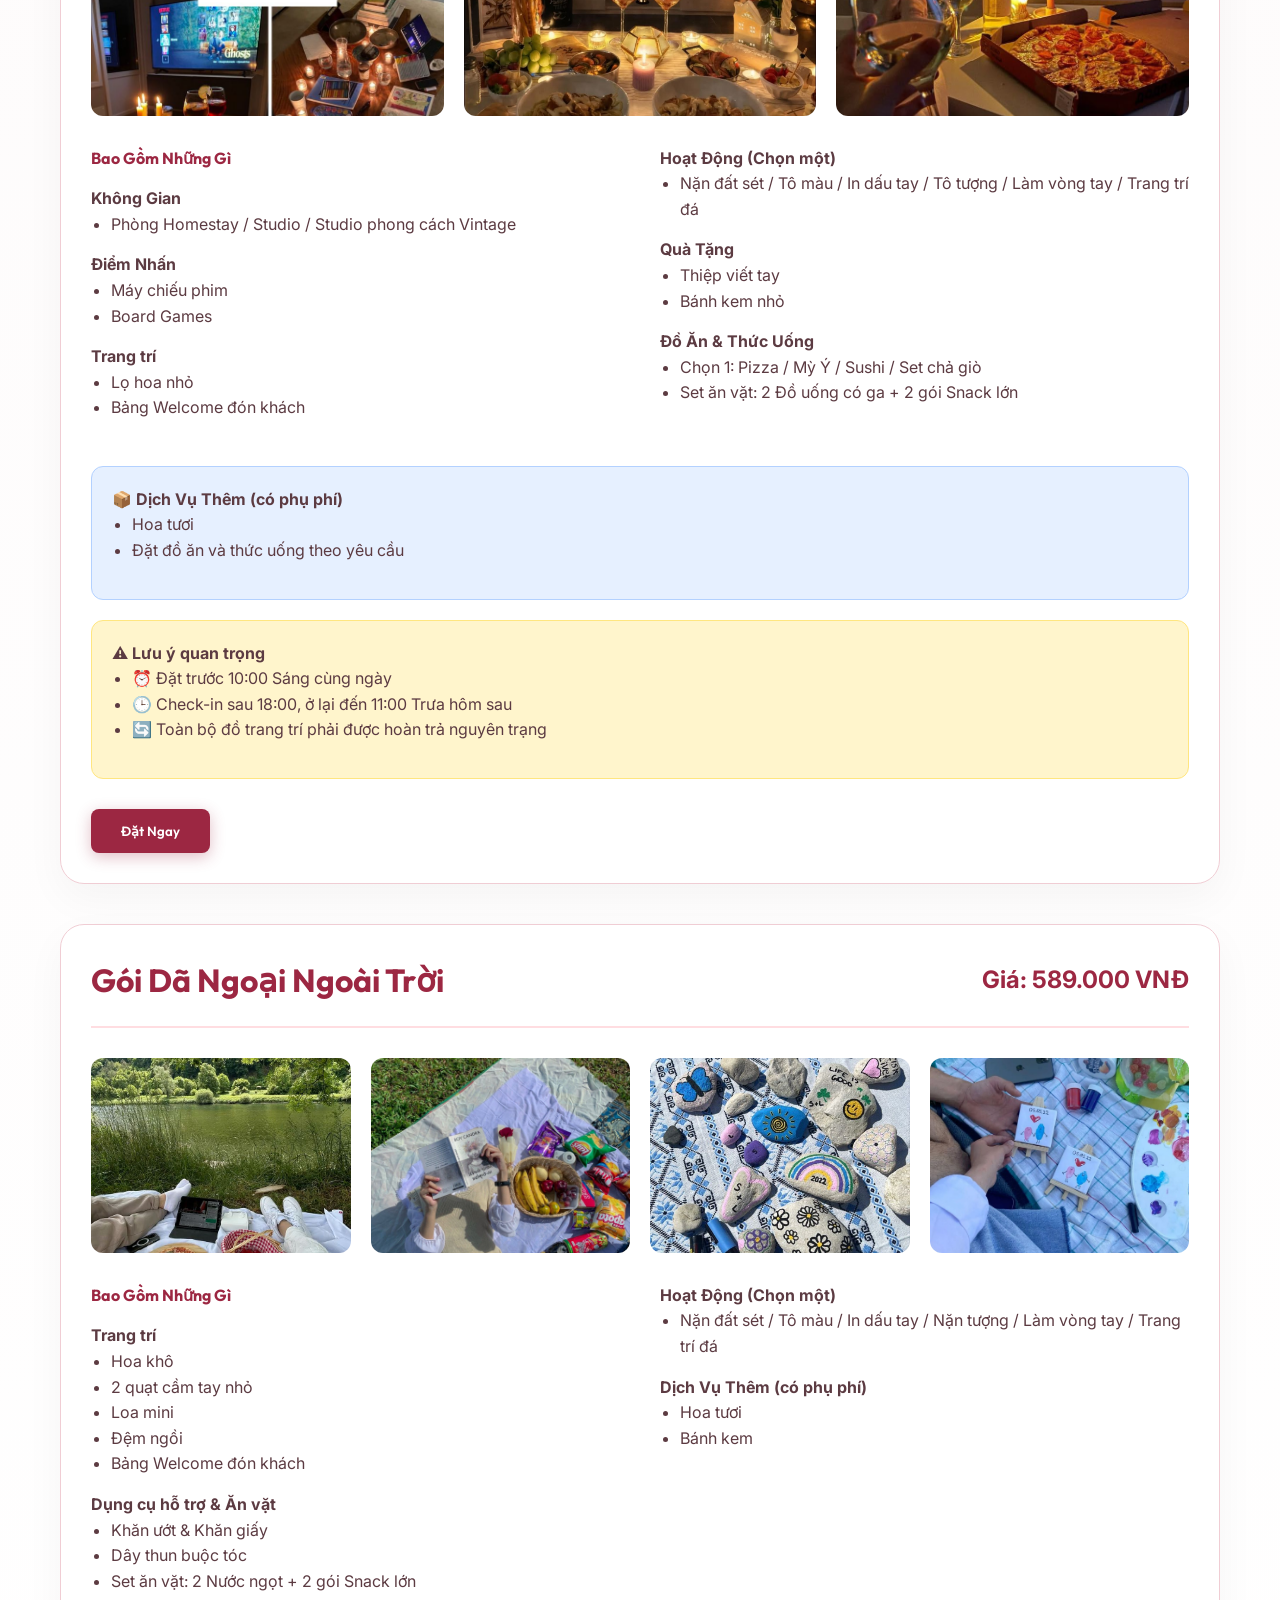
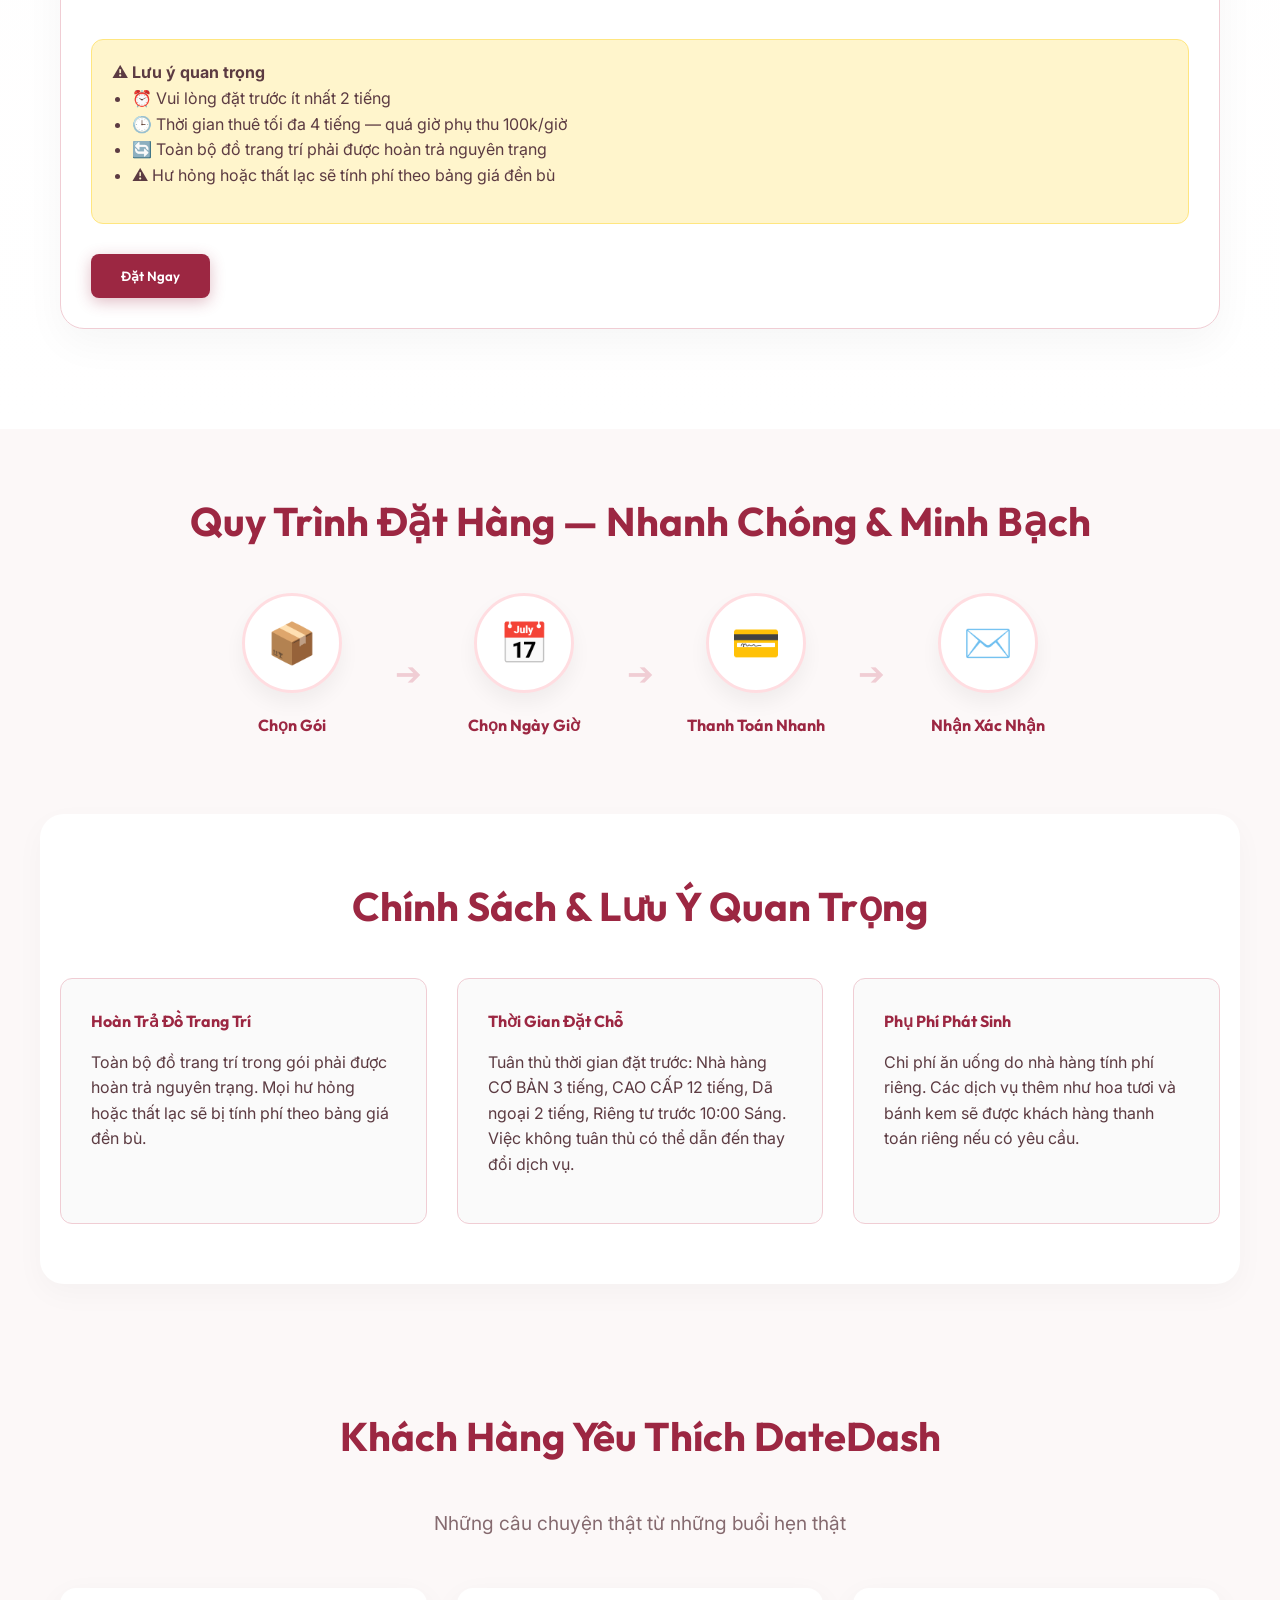
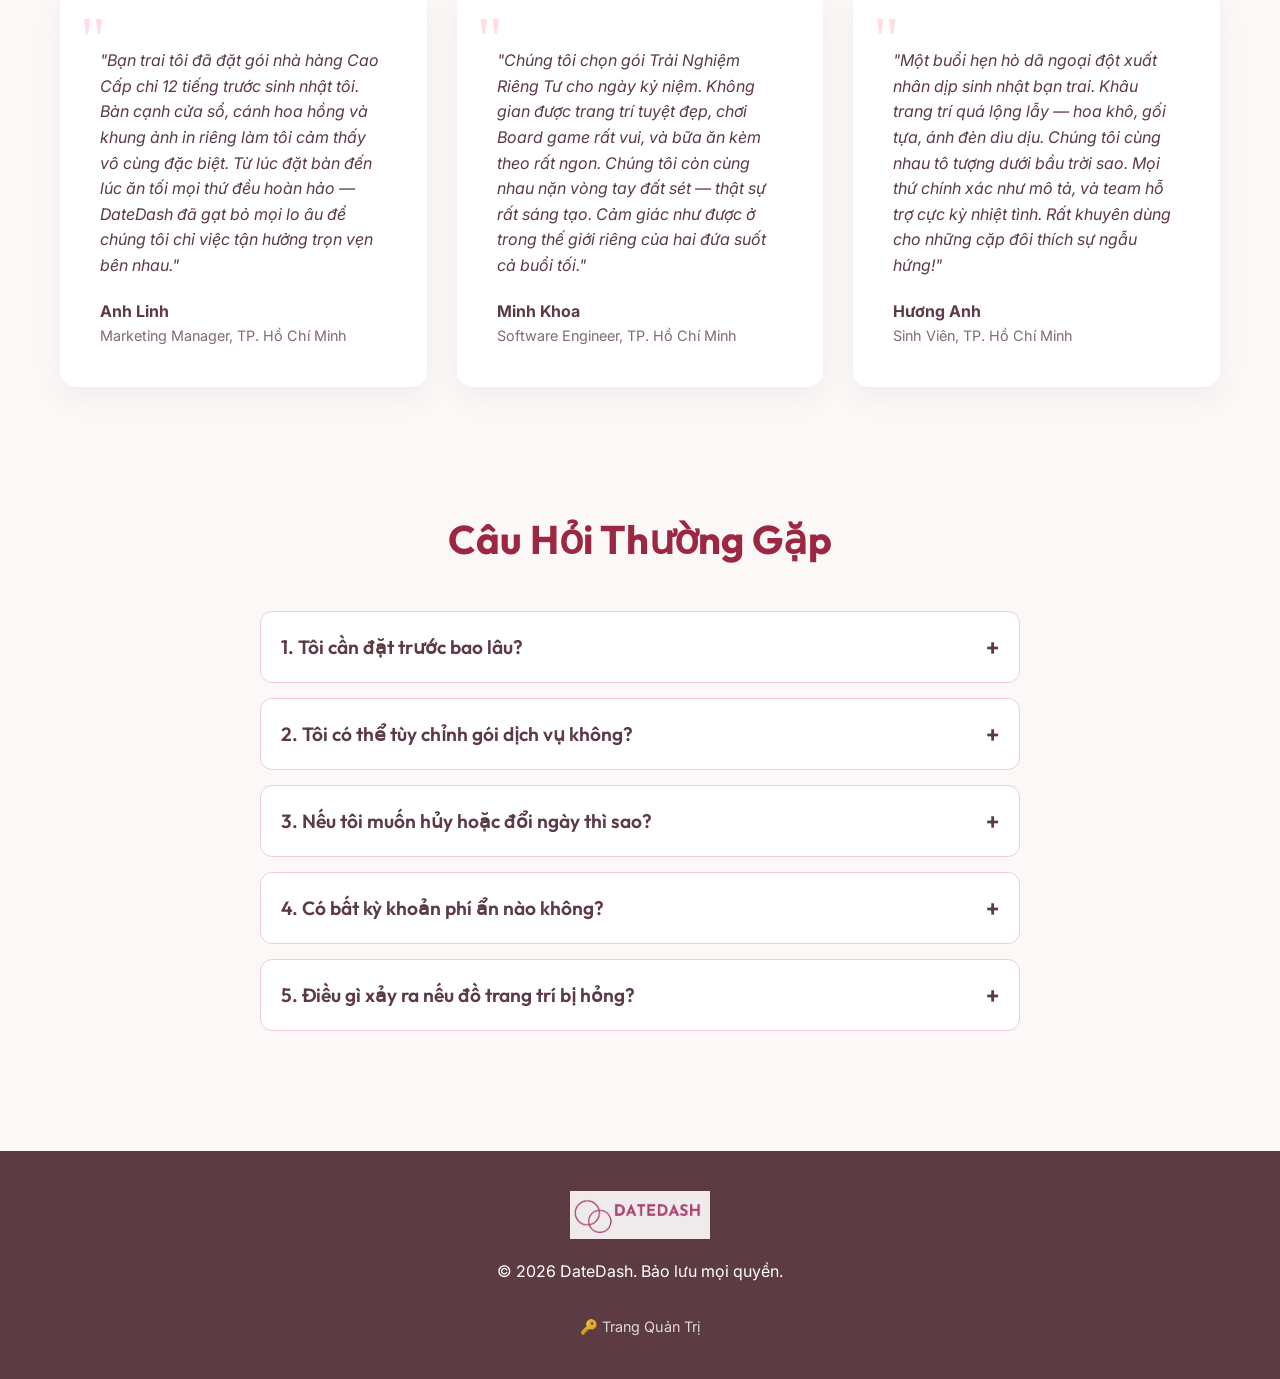
<file: admin.html>
<!DOCTYPE html>
<html lang="vi">
<head>
    <meta charset="UTF-8">
    <meta name="viewport" content="width=device-width, initial-scale=1.0">
    <title>DateDash - Trang Quản Trị</title>
    <link href="https://fonts.googleapis.com/css2?family=Inter:wght@400;500;600;700&display=swap" rel="stylesheet">
    <link rel="stylesheet" href="admin.css">
    <!-- Password Gate Script - Chạy trước khi render trang -->
    <script>
        (function() {
            const ADMIN_PASSWORD = 'datedash2026';
            const SESSION_KEY = 'dd_admin_auth';
            if (sessionStorage.getItem(SESSION_KEY) !== 'true') {
                const input = prompt('🔑 Nhập mật khẩu Admin:');
                if (input !== ADMIN_PASSWORD) {
                    document.write('<style>body{display:none}</style>');
                    alert('❌ Sai mật khẩu. Truy cập bị từ chối.');
                    window.location.replace('index.html');
                } else {
                    sessionStorage.setItem(SESSION_KEY, 'true');
                }
            }
        })();
    </script>
</head>
<body>

    <!-- Sidebar -->
    <aside class="sidebar">
        <div class="sidebar-header">
            <a href="index.html" style="text-decoration: none; color: inherit; display: flex; align-items: center; gap: 10px;">
                <img src="images/Logo.png" alt="DateDash Logo">
            </a>
        </div>
        <nav class="nav-menu">
            <a href="#" class="nav-item active">📊 Tổng Quan</a>
            <a href="#" class="nav-item">📅 Đơn Đặt</a>
            <a href="#" class="nav-item">🎁 Gói Dịch Vụ</a>
            <a href="#" class="nav-item">👥 Khách Hàng</a>
            <a href="#" class="nav-item">⚙️ Cài Đặt</a>
        </nav>
    </aside>

    <!-- Main Wrapper -->
    <main class="main-wrapper">
        <!-- Topbar -->
        <header class="topbar">
            <div class="page-title">Tổng Quan Hệ Thống</div>
            <div class="user-profile">
                <div class="avatar">A</div>
                <span>Admin User</span>
            </div>
        </header>

        <!-- Content -->
        <div class="content">
            <!-- Stats -->
            <div class="stats-grid">
                <div class="stat-card">
                    <div class="stat-title">Tổng Số Đơn</div>
                    <div class="stat-value">124</div>
                    <div class="stat-trend">↑ 12% so với tháng trước</div>
                </div>
                <div class="stat-card">
                    <div class="stat-title">Doanh Thu (Tháng này)</div>
                    <div class="stat-value">145.5M ₫</div>
                    <div class="stat-trend">↑ 8% so với tháng trước</div>
                </div>
                <div class="stat-card">
                    <div class="stat-title">Yêu Cầu Chờ Xử Lý</div>
                    <div class="stat-value">5</div>
                    <div class="stat-trend" style="color: var(--warning);">Cần chú ý</div>
                </div>
            </div>

            <!-- Recent Bookings Table -->
            <div class="card">
                <div class="card-header">
                    <h3>Yêu Cầu Đặt Chỗ Gần Đây</h3>
                    <button class="btn btn-primary">Xuất CSV</button>
                </div>
                <div class="table-responsive">
                    <table>
                        <thead>
                            <tr>
                                <th>Mã Đơn</th>
                                <th>Khách Hàng</th>
                                <th>Gói Dịch Vụ</th>
                                <th>Ngày Đặt</th>
                                <th>Trạng Thái</th>
                                <th>Thao Tác</th>
                            </tr>
                        </thead>
                        <tbody>
                            <tr>
                                <td>#BK-1042</td>
                                <td><strong>Nguyễn Văn A</strong><br><small>+84 901 234 567</small></td>
                                <td>Nhà Hàng Cao Cấp</td>
                                <td>Oct 24, 19:00</td>
                                <td><span class="badge pending">Chờ Duyệt</span></td>
                                <td><button class="btn btn-outline">Xem Xét</button></td>
                            </tr>
                            <tr>
                                <td>#BK-1041</td>
                                <td><strong>Trần Thị B</strong><br><small>+84 912 345 678</small></td>
                                <td>Trải Nghiệm Riêng Tư</td>
                                <td>Oct 23, 18:00</td>
                                <td><span class="badge confirmed">Đã Xác Nhận</span></td>
                                <td><button class="btn btn-outline">Xem</button></td>
                            </tr>
                            <tr>
                                <td>#BK-1040</td>
                                <td><strong>Lê Văn C</strong><br><small>+84 987 654 321</small></td>
                                <td>Dã Ngoại Ngoài Trời</td>
                                <td>Oct 21, 15:30</td>
                                <td><span class="badge completed">Hoàn Thành</span></td>
                                <td><button class="btn btn-outline">Xem</button></td>
                            </tr>
                            <tr>
                                <td>#BK-1039</td>
                                <td><strong>Phạm Thị D</strong><br><small>+84 933 445 566</small></td>
                                <td>Nhà Hàng Cơ Bản</td>
                                <td>Oct 20, 19:30</td>
                                <td><span class="badge completed">Hoàn Thành</span></td>
                                <td><button class="btn btn-outline">Xem</button></td>
                            </tr>
                        </tbody>
                    </table>
                </div>
            </div>
        </div>
    </main>

</body>
</html>
</file>
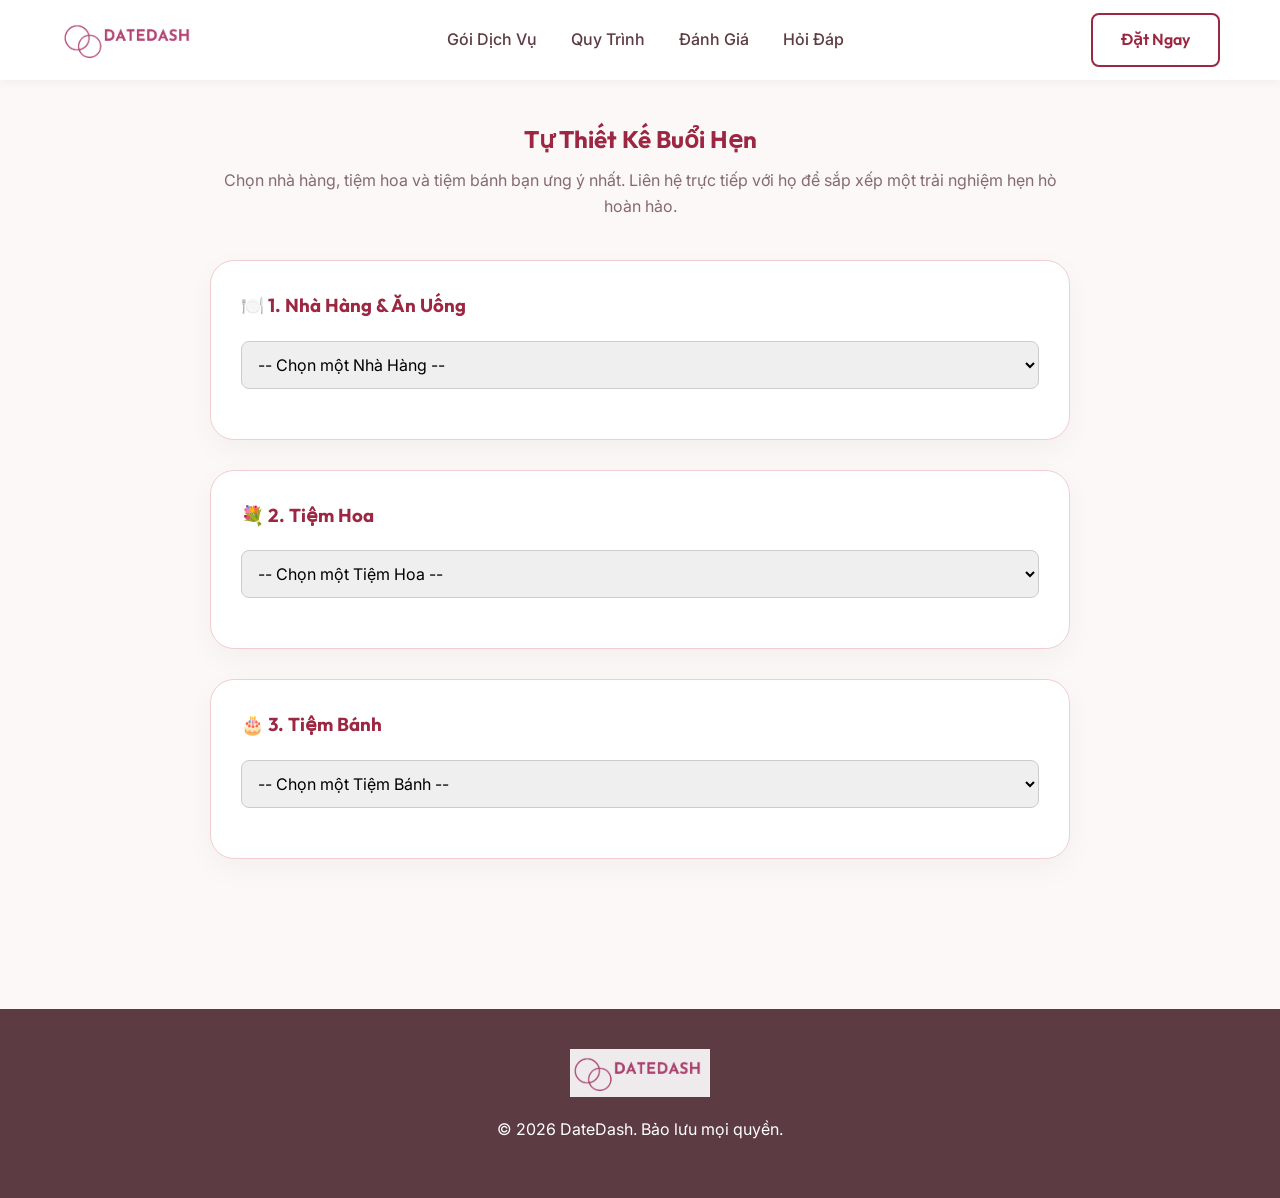
<file: custom-order.html>
<!DOCTYPE html>
<html lang="vi">
<head>
    <meta charset="UTF-8">
    <meta name="viewport" content="width=device-width, initial-scale=1.0">
    <title>Tự Thiết Kế Buổi Hẹn - DateDash</title>
    <link href="https://fonts.googleapis.com/css2?family=Inter:wght@300;400;500;600;700&family=Outfit:wght@400;500;600;700&display=swap" rel="stylesheet">
    <link rel="stylesheet" href="styles.css">
    <style>
        .custom-order-section {
            padding: 120px 20px 60px;
            max-width: 900px;
            margin: 0 auto;
        }
        .custom-card {
            background: var(--white);
            border-radius: 24px;
            padding: 30px;
            box-shadow: 0 10px 30px rgba(0,0,0,0.04);
            border: 1px solid var(--border-color);
            margin-bottom: 30px;
        }
        .custom-card h3 {
            margin-bottom: 20px;
            color: var(--primary-color);
            display: flex;
            align-items: center;
            gap: 10px;
        }
        .vendor-info {
            background: var(--bg-color);
            border: 1px solid var(--border-color);
            padding: 20px;
            border-radius: 12px;
            margin-top: 20px;
            display: none;
        }
        .vendor-info.show {
            display: block;
            animation: fadeIn 0.3s ease;
        }
        @keyframes fadeIn {
            from { opacity: 0; transform: translateY(-10px); }
            to { opacity: 1; transform: translateY(0); }
        }
        .items-list {
            margin-top: 15px;
            padding-top: 15px;
            border-top: 1px solid var(--border-color);
        }
        .item-row {
            display: flex;
            justify-content: space-between;
            margin-bottom: 8px;
            font-size: 0.95rem;
        }
        .item-name {
            font-weight: 500;
        }
        .item-price {
            color: var(--primary-color);
            font-weight: 600;
        }
        select.form-control {
            width: 100%;
            padding: 12px;
            border: 1px solid #ccc;
            border-radius: 8px;
            font-family: var(--font-body);
            font-size: 1rem;
        }
        select.form-control:focus {
            outline: none;
            border-color: var(--primary-color);
        }
        .mt-3 {
            margin-top: 20px;
        }
        .mb-4 {
            margin-bottom: 30px;
        }
    </style>
</head>
<body>
    <!-- Navbar -->
    <header class="navbar">
        <div class="container nav-container">
            <a href="index.html" class="logo">
                <img src="images/Logo.png" alt="DateDash Logo" style="height: 48px; width: auto;">
            </a>
            <nav class="nav-links">
                <a href="index.html#packages">Gói Dịch Vụ</a>
                <a href="index.html#how-it-works">Quy Trình</a>
                <a href="index.html#testimonials">Đánh Giá</a>
                <a href="index.html#faq">Hỏi Đáp</a>
            </nav>
            <a href="index.html#packages" class="btn btn-outline">Đặt Ngay</a>
        </div>
    </header>

    <section class="custom-order-section">
        <h2 class="text-center" style="margin-bottom: 10px;">Tự Thiết Kế Buổi Hẹn</h2>
        <p class="text-center" style="color: var(--text-muted); margin-bottom: 40px;">Chọn nhà hàng, tiệm hoa và tiệm bánh bạn ưng ý nhất. Liên hệ trực tiếp với họ để sắp xếp một trải nghiệm hẹn hò hoàn hảo.</p>
        
        <!-- Box 1: Restaurant -->
        <div class="custom-card mb-4">
            <h3>🍽️ 1. Nhà Hàng & Ăn Uống</h3>
            <div class="form-group">
                <select id="restaurantSelect" class="form-control" onchange="updateBox('restaurant')">
                    <option value="">-- Chọn một Nhà Hàng --</option>
                    <option value="r1">The Gourmet Kitchen</option>
                    <option value="r2">Skyline Dining</option>
                    <option value="r3">Cozy Corner Bistro</option>
                    <option value="r4">The Golden Dragon (Asian Fusion)</option>
                    <option value="r5">Ocean Breeze (Seafood)</option>
                    <option value="r6">La Casa Italiana (Italian)</option>
                    <option value="r7">Sunset Grill (Steakhouse)</option>
                    <option value="r8">Sakura Sushi Bar (Japanese)</option>
                    <option value="r9">El Camino (Mexican)</option>
                    <option value="r10">The French Brasserie (French)</option>
                </select>
            </div>
            <div id="restaurantInfo" class="vendor-info">
                <h4 id="restaurantName" style="margin-bottom: 10px;"></h4>
                <p style="font-size: 0.95rem; color: var(--text-muted); line-height: 1.8;">
                    📍 <strong style="color: var(--text-main);">Địa chỉ:</strong> <span id="restaurantAddress"></span><br>
                    📞 <strong style="color: var(--text-main);">Điện thoại:</strong> <span id="restaurantPhone"></span>
                </p>
                <div class="items-list" id="restaurantServices">
                    <!-- Services injected via JS -->
                </div>
                <button type="button" class="btn btn-secondary mt-3 w-100" onclick="directConnect('restaurant')">📞 Gọi Trực Tiếp</button>
            </div>
        </div>

        <!-- Box 2: Flower Shop -->
        <div class="custom-card mb-4">
            <h3>💐 2. Tiệm Hoa</h3>
            <div class="form-group">
                <select id="flowerSelect" class="form-control" onchange="updateBox('flower')">
                    <option value="">-- Chọn một Tiệm Hoa --</option>
                    <option value="f1">Rose & Petals Boutique</option>
                    <option value="f2">Bloom Station</option>
                    <option value="f3">Flora Design</option>
                    <option value="f4">Lily's Garden</option>
                    <option value="f5">The Orchid House</option>
                    <option value="f6">Sunflower Valley</option>
                    <option value="f7">Spring Blossoms</option>
                    <option value="f8">Floral Expressions</option>
                    <option value="f9">The Violet Room</option>
                    <option value="f10">Daisy's Dream</option>
                </select>
            </div>
            <div id="flowerInfo" class="vendor-info">
                <h4 id="flowerName" style="margin-bottom: 10px;"></h4>
                <p style="font-size: 0.95rem; color: var(--text-muted); line-height: 1.8;">
                    📍 <strong style="color: var(--text-main);">Địa chỉ:</strong> <span id="flowerAddress"></span><br>
                    📞 <strong style="color: var(--text-main);">Điện thoại:</strong> <span id="flowerPhone"></span>
                </p>
                <div class="items-list" id="flowerItems">
                    <!-- Flowers injected via JS -->
                </div>
                <button type="button" class="btn btn-secondary mt-3 w-100" onclick="directConnect('flower')">📞 Gọi Trực Tiếp</button>
            </div>
        </div>

        <!-- Box 3: Bakery -->
        <div class="custom-card mb-4">
            <h3>🎂 3. Tiệm Bánh</h3>
            <div class="form-group">
                <select id="bakerySelect" class="form-control" onchange="updateBox('bakery')">
                    <option value="">-- Chọn một Tiệm Bánh --</option>
                    <option value="b1">Sweet Delights</option>
                    <option value="b2">The Cake Boutique</option>
                    <option value="b3">Artisan Bakes</option>
                    <option value="b4">Golden Crust Bakery</option>
                    <option value="b5">Sugar & Spice</option>
                    <option value="b6">The Chocolate Truffle</option>
                    <option value="b7">Patisserie Maison</option>
                    <option value="b8">Vanilla Bean Cafe</option>
                    <option value="b9">Berry Sweet Cakes</option>
                    <option value="b10">Heavenly Pastries</option>
                </select>
            </div>
            <div id="bakeryInfo" class="vendor-info">
                <h4 id="bakeryName" style="margin-bottom: 10px;"></h4>
                <p style="font-size: 0.95rem; color: var(--text-muted); line-height: 1.8;">
                    📍 <strong style="color: var(--text-main);">Địa chỉ:</strong> <span id="bakeryAddress"></span><br>
                    📞 <strong style="color: var(--text-main);">Điện thoại:</strong> <span id="bakeryPhone"></span>
                </p>
                <div class="items-list" id="bakeryItems">
                    <!-- Cakes injected via JS -->
                </div>
                <button type="button" class="btn btn-secondary mt-3 w-100" onclick="directConnect('bakery')">📞 Gọi Trực Tiếp</button>
            </div>
        </div>
    </section>

    <!-- Footer -->
    <footer class="footer">
        <div class="container">
            <a href="index.html" class="logo">
                <img src="images/Logo.png" alt="DateDash Logo" style="height: 48px; width: auto; opacity: 0.9;">
            </a>
            <p>© 2026 DateDash. Bảo lưu mọi quyền.</p>
        </div>
    </footer>

    <!-- Thank You Modal -->
    <div id="thankYouModal" class="modal">
        <div class="modal-content text-center">
            <span class="close-btn" onclick="closeThankYouModal()">&times;</span>
            <h2 style="color: var(--primary-color); margin-bottom: 20px;">Cảm ơn cú click quý giá của bạn!</h2>
            <p>Đây là một thử nghiệm mô phỏng. Sự quan tâm của bạn giúp chúng tôi hiểu rõ hơn nhu cầu của người dùng để hoàn thiện sản phẩm.</p>
            <button class="btn btn-secondary mt-3" onclick="closeThankYouModal()">Đóng</button>
        </div>
    </div>

    <script>
        // Fake data generators for Demo
        function generateRandomAddress(type) {
            const streets = ["Le Loi", "Nguyen Hue", "Pasteur", "Hai Ba Trung", "Le Duan", "Nam Ky Khoi Nghia", "Vo Van Tan", "Tran Hung Dao", "Nguyen Dinh Chieu", "Ly Tu Trong"];
            const districts = ["District 1", "District 3", "District 2", "Phu Nhuan District", "District 5", "Binh Thanh District"];
            const num = Math.floor(Math.random() * 500) + 1;
            const street = streets[Math.floor(Math.random() * streets.length)];
            const district = districts[Math.floor(Math.random() * districts.length)];
            return `${num} ${street}, ${district}, HCMC`;
        }

        function generateRandomPhone() {
            const prefix = ["090", "098", "091", "093", "089", "086", "079", "033"];
            const p = prefix[Math.floor(Math.random() * prefix.length)];
            const body = Math.floor(Math.random() * 9000000) + 1000000;
            return `${p} ${body.toString().substring(0,3)} ${body.toString().substring(3)}`;
        }

        const data = {
            restaurant: {
                r1: { name: "The Gourmet Kitchen", items: [{ name: "Phân khúc", price: "Upscale Casual" }, { name: "Trang trí", price: "Lọ hoa tươi nhỏ" }, { name: "Điểm nhấn", price: "Bảng Welcome đón khách" }] },
                r2: { name: "Skyline Dining", items: [{ name: "Phân khúc", price: "Nhà hàng 5 sao Rooftop" }, { name: "Trang trí", price: "Hoa và cánh hoa cách điệu" }, { name: "Điểm nhấn", price: "Khung ảnh cá nhân" }] },
                r3: { name: "Cozy Corner Bistro", items: [{ name: "Phân khúc", price: "Bistro & Cafe" }, { name: "Trang trí", price: "Hoa khô, khăn trải bàn Vintage" }, { name: "Điểm nhấn", price: "Bữa tối dưới ánh nến" }] },
                r4: { name: "The Golden Dragon", items: [{ name: "Phân khúc", price: "Asian Fusion" }, { name: "Trang trí", price: "Lồng đèn đỏ, cây tre" }, { name: "Điểm nhấn", price: "Phòng ăn riêng tư" }] },
                r5: { name: "Ocean Breeze", items: [{ name: "Phân khúc", price: "Hải sản cao cấp" }, { name: "Trang trí", price: "Đồ trang trí vỏ sò" }, { name: "Điểm nhấn", price: "Chỗ ngồi view sông" }] },
                r6: { name: "La Casa Italiana", items: [{ name: "Phân khúc", price: "Ý truyền thống" }, { name: "Trang trí", price: "Bàn cờ caro cổ điển, Nến" }, { name: "Điểm nhấn", price: "Biểu diễn Violin trực tiếp" }] },
                r7: { name: "Sunset Grill", items: [{ name: "Phân khúc", price: "Steakhouse sang trọng" }, { name: "Trang trí", price: "Ánh sáng mờ, ly pha lê" }, { name: "Điểm nhấn", price: "Tặng kèm ly rượu vang" }] },
                r8: { name: "Sakura Sushi Bar", items: [{ name: "Phân khúc", price: "Nhật Bản Omakase" }, { name: "Trang trí", price: "Cây bonsai, Origami" }, { name: "Điểm nhấn", price: "Ghế ngồi quầy Chef" }] },
                r9: { name: "El Camino", items: [{ name: "Phân khúc", price: "Mexico hiện đại" }, { name: "Trang trí", price: "Hoa sặc sỡ" }, { name: "Điểm nhấn", price: "Đồ uống Margarita chào mừng" }] },
                r10: { name: "The French Brasserie", items: [{ name: "Phân khúc", price: "Pháp Fine Dining" }, { name: "Trang trí", price: "Chân nến bạc thanh lịch" }, { name: "Điểm nhấn", price: "Mô hình tháp Eiffel thu nhỏ" }] }
            },
            flower: {
                f1: { name: "Rose & Petals Boutique", items: [{ name: "Bó Hồng Đỏ Cổ Điển", price: "500,000 ₫" }, { name: "Bó Tulip Hồng Mix", price: "700,000 ₫" }, { name: "Bó Hoa Baby Đơn Giản", price: "300,000 ₫" }] },
                f2: { name: "Bloom Station", items: [{ name: "Bó Hoa Hướng Dương", price: "400,000 ₫" }, { name: "Lan Hồ Điệp Trắng Cao Cấp", price: "1,200,000 ₫" }, { name: "Hồng Pastel Mix", price: "650,000 ₫" }] },
                f3: { name: "Flora Design", items: [{ name: "Hộp Hoa Mẫu Đơn", price: "1,500,000 ₫" }, { name: "Giỏ Hoa Cẩm Tú Cầu", price: "800,000 ₫" }, { name: "Hoa Cúc Họa Mi", price: "450,000 ₫" }] },
                f4: { name: "Lily's Garden", items: [{ name: "Bó Hoa Lily Stargazer", price: "750,000 ₫" }, { name: "Hoa Rum Thanh Lịch", price: "900,000 ₫" }] },
                f5: { name: "The Orchid House", items: [{ name: "Chậu Lan Hồ Điệp", price: "1,800,000 ₫" }, { name: "Cành Dendrobium", price: "550,000 ₫" }] },
                f6: { name: "Sunflower Valley", items: [{ name: "Bó Hướng Dương Lớn", price: "350,000 ₫" }, { name: "Hoa Đồng Nội Rustic", price: "500,000 ₫" }] },
                f7: { name: "Spring Blossoms", items: [{ name: "Cành Hoa Anh Đào", price: "1,000,000 ₫" }, { name: "Giỏ Hoa Mùa Xuân", price: "600,000 ₫" }] },
                f8: { name: "Floral Expressions", items: [{ name: "Trái Tim 100 Đóa Hồng", price: "3,000,000 ₫" }, { name: "Bó Hoa Cẩm Chướng", price: "400,000 ₫" }] },
                f9: { name: "The Violet Room", items: [{ name: "Bó Hoa Oải Hương", price: "500,000 ₫" }, { name: "Bó Hoa Diên Vĩ Tím", price: "650,000 ₫" }] },
                f10: { name: "Daisy's Dream", items: [{ name: "Hộp Hoa Đồng Tiền Trắng", price: "450,000 ₫" }, { name: "Hoa Cúc Đa Sắc", price: "350,000 ₫" }] }
            },
            bakery: {
                b1: { name: "Sweet Delights", items: [{ name: "Bánh Tiramisu (16cm)", price: "350,000 ₫" }, { name: "Bánh Trái Tim Red Velvet", price: "450,000 ₫" }] },
                b2: { name: "The Cake Boutique", items: [{ name: "Cheesecake Trà Xanh", price: "400,000 ₫" }, { name: "Tart Trái Cây Dâu Tây", price: "500,000 ₫" }] },
                b3: { name: "Artisan Bakes", items: [{ name: "Chiffon Bá Tước", price: "380,000 ₫" }, { name: "Bánh In Ảnh Tùy Chỉnh", price: "600,000 ₫" }] },
                b4: { name: "Golden Crust Bakery", items: [{ name: "Bánh Opera", price: "550,000 ₫" }, { name: "Tháp Bánh Croquembouche Mini", price: "800,000 ₫" }] },
                b5: { name: "Sugar & Spice", items: [{ name: "Bánh Cà Rốt (18cm)", price: "420,000 ₫" }, { name: "Bánh Cuộn Quế", price: "380,000 ₫" }] },
                b6: { name: "The Chocolate Truffle", items: [{ name: "Mousse 3 Lớp Chocolate", price: "480,000 ₫" }, { name: "Lava Choc Đen (Set 2 bánh)", price: "250,000 ₫" }] },
                b7: { name: "Patisserie Maison", items: [{ name: "Tháp Macaron (15 cái)", price: "650,000 ₫" }, { name: "Tart Chanh Meringue", price: "400,000 ₫" }] },
                b8: { name: "Vanilla Bean Cafe", items: [{ name: "Bánh Bông Lan Vanilla", price: "300,000 ₫" }, { name: "Panna Cotta Vanilla", price: "350,000 ₫" }] },
                b9: { name: "Berry Sweet Cakes", items: [{ name: "Charlotte Dâu Rừng", price: "520,000 ₫" }, { name: "Cheesecake Việt Quất", price: "450,000 ₫" }] },
                b10: { name: "Heavenly Pastries", items: [{ name: "Bánh Rừng Đen", price: "460,000 ₫" }, { name: "Tháp Bánh Choux", price: "550,000 ₫" }] }
            }
        };

        const trackingState = {
            selections: {
                restaurant: '',
                flower: '',
                bakery: ''
            },
            clicked: {
                restaurant: false,
                flower: false,
                bakery: false
            }
        };

        function updateBox(type) {
            const select = document.getElementById(`${type}Select`);
            const val = select.value;
            const infoBox = document.getElementById(`${type}Info`);

            if (val && data[type][val]) {
                const vendorData = data[type][val];
                
                document.getElementById(`${type}Name`).textContent = vendorData.name;
                
                // Cập nhật tracking state với lựa chọn cuối cùng
                trackingState.selections[type] = vendorData.name;
                
                // Generate random data for demo if not already stored on the option
                const optionEl = select.options[select.selectedIndex];
                if (!optionEl.dataset.phone) {
                    optionEl.dataset.address = generateRandomAddress();
                    optionEl.dataset.phone = generateRandomPhone();
                }

                document.getElementById(`${type}Address`).textContent = optionEl.dataset.address;
                document.getElementById(`${type}Phone`).textContent = optionEl.dataset.phone;
                
                // Save phone to box dataset for direct connect
                infoBox.dataset.phone = optionEl.dataset.phone.replace(/\s+/g, '');

                // Populate items
                const itemsContainer = document.getElementById(`${type === 'restaurant' ? 'restaurantServices' : type + 'Items'}`);
                itemsContainer.innerHTML = '';
                
                vendorData.items.forEach(item => {
                    const row = document.createElement('div');
                    row.className = 'item-row';
                    row.innerHTML = `<span class="item-name">${item.name}</span><span class="item-price">${item.price}</span>`;
                    itemsContainer.appendChild(row);
                });

                infoBox.classList.add('show');
            } else {
                infoBox.classList.remove('show');
                trackingState.selections[type] = '';
            }
        }

        function directConnect(type) {
            const infoBox = document.getElementById(`${type}Info`);
            const phone = infoBox.dataset.phone;
            const name = document.getElementById(`${type}Name`).textContent;
            if (phone) {
                // Đánh dấu người dùng đã click Direct Connect
                trackingState.clicked[type] = true;
                
                // Hiển thị modal cảm ơn
                document.getElementById('thankYouModal').classList.add('show');
            }
        }

        function closeThankYouModal() {
            document.getElementById('thankYouModal').classList.remove('show');
        }

        // Đóng modal khi click ra ngoài
        window.onclick = function(event) {
            const modal = document.getElementById('thankYouModal');
            if (event.target == modal) {
                closeThankYouModal();
            }
        }

        // Bắt sự kiện người dùng rời khỏi trang
        window.addEventListener('beforeunload', () => {
            // Chỉ gửi data nếu người dùng đã ấn Direct Connect ở ít nhất 1 box
            if (trackingState.clicked.restaurant || trackingState.clicked.flower || trackingState.clicked.bakery) {
                const data = {
                    type: 'custom',
                    restaurant: trackingState.selections.restaurant,
                    flower: trackingState.selections.flower,
                    bakery: trackingState.selections.bakery
                };

                const scriptURL = 'https://script.google.com/macros/s/AKfycbxs_fYwxCdrfuX2xcaJkfN8v-m3J1UwGPE42LS66p9tij9V9eQdLAk4u8k3DsSkn738-w/exec';
                
                // Sử dụng sendBeacon hoặc fetch với keepalive để đảm bảo request được gửi đi ngay cả khi trang đóng
                if (navigator.sendBeacon) {
                    navigator.sendBeacon(scriptURL, JSON.stringify(data));
                } else {
                    fetch(scriptURL, {
                        method: 'POST',
                        headers: { 'Content-Type': 'text/plain;charset=utf-8' },
                        body: JSON.stringify(data),
                        keepalive: true
                    });
                }
            }
        });
    </script>
</body>
</html>
</file>
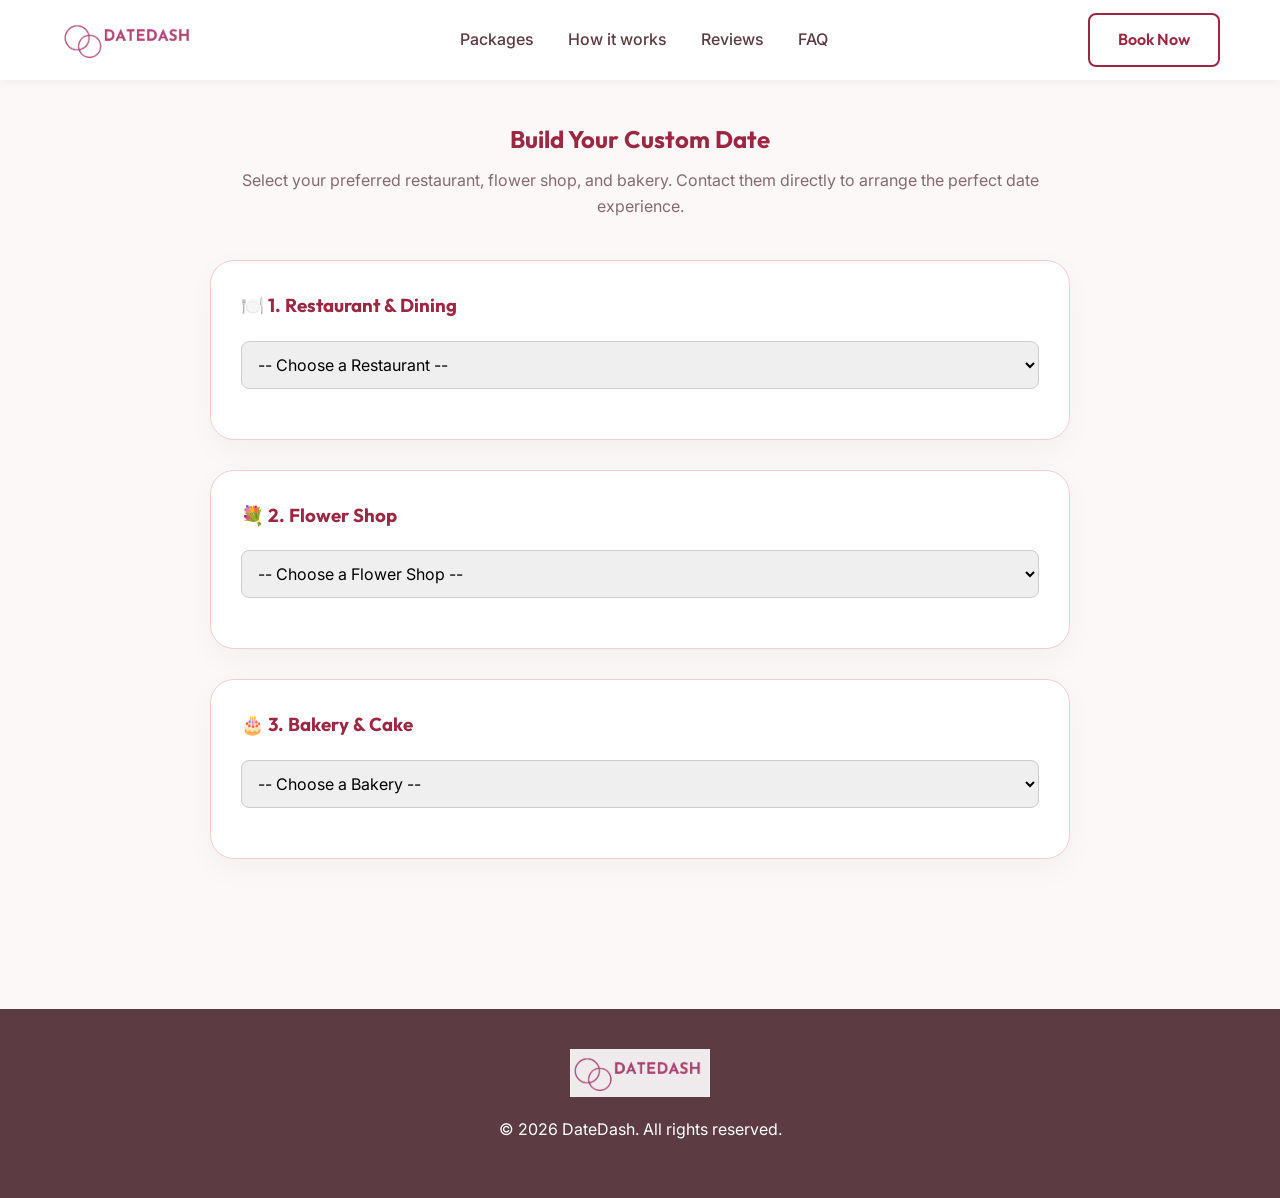
<file: custom.html>
<!DOCTYPE html>
<html lang="en">
<head>
    <meta charset="UTF-8">
    <meta name="viewport" content="width=device-width, initial-scale=1.0">
    <title>Customize Order - DateDash</title>
    <link href="https://fonts.googleapis.com/css2?family=Inter:wght@300;400;500;600;700&family=Outfit:wght@400;500;600;700&display=swap" rel="stylesheet">
    <link rel="stylesheet" href="styles.css">
    <style>
        .custom-order-section {
            padding: 120px 20px 60px;
            max-width: 900px;
            margin: 0 auto;
        }
        .custom-card {
            background: var(--white);
            border-radius: 24px;
            padding: 30px;
            box-shadow: 0 10px 30px rgba(0,0,0,0.04);
            border: 1px solid var(--border-color);
            margin-bottom: 30px;
        }
        .custom-card h3 {
            margin-bottom: 20px;
            color: var(--primary-color);
            display: flex;
            align-items: center;
            gap: 10px;
        }
        .vendor-info {
            background: var(--bg-color);
            border: 1px solid var(--border-color);
            padding: 20px;
            border-radius: 12px;
            margin-top: 20px;
            display: none;
        }
        .vendor-info.show {
            display: block;
            animation: fadeIn 0.3s ease;
        }
        @keyframes fadeIn {
            from { opacity: 0; transform: translateY(-10px); }
            to { opacity: 1; transform: translateY(0); }
        }
        .items-list {
            margin-top: 15px;
            padding-top: 15px;
            border-top: 1px solid var(--border-color);
        }
        .item-row {
            display: flex;
            justify-content: space-between;
            margin-bottom: 8px;
            font-size: 0.95rem;
        }
        .item-name {
            font-weight: 500;
        }
        .item-price {
            color: var(--primary-color);
            font-weight: 600;
        }
        select.form-control {
            width: 100%;
            padding: 12px;
            border: 1px solid #ccc;
            border-radius: 8px;
            font-family: var(--font-body);
            font-size: 1rem;
        }
        select.form-control:focus {
            outline: none;
            border-color: var(--primary-color);
        }
        .mt-3 {
            margin-top: 20px;
        }
        .mb-4 {
            margin-bottom: 30px;
        }
    </style>
</head>
<body>
    <!-- Navbar -->
    <header class="navbar">
        <div class="container nav-container">
            <a href="index.html" class="logo">
                <img src="images/Logo.png" alt="DateDash Logo" style="height: 48px; width: auto;">
            </a>
            <nav class="nav-links">
                <a href="index.html#packages">Packages</a>
                <a href="index.html#how-it-works">How it works</a>
                <a href="index.html#testimonials">Reviews</a>
                <a href="index.html#faq">FAQ</a>
            </nav>
            <a href="index.html#packages" class="btn btn-outline">Book Now</a>
        </div>
    </header>

    <section class="custom-order-section">
        <h2 class="text-center" style="margin-bottom: 10px;">Build Your Custom Date</h2>
        <p class="text-center" style="color: var(--text-muted); margin-bottom: 40px;">Select your preferred restaurant, flower shop, and bakery. Contact them directly to arrange the perfect date experience.</p>
        
        <!-- Box 1: Restaurant -->
        <div class="custom-card mb-4">
            <h3>🍽️ 1. Restaurant & Dining</h3>
            <div class="form-group">
                <select id="restaurantSelect" class="form-control" onchange="updateBox('restaurant')">
                    <option value="">-- Choose a Restaurant --</option>
                    <option value="gourmet">The Gourmet Kitchen</option>
                    <option value="skyline">Skyline Dining</option>
                    <option value="cozy">Cozy Corner Bistro</option>
                </select>
            </div>
            <div id="restaurantInfo" class="vendor-info">
                <h4 id="restaurantName" style="margin-bottom: 10px;"></h4>
                <p style="font-size: 0.95rem; color: var(--text-muted); line-height: 1.8;">
                    📍 <strong style="color: var(--text-main);">Address:</strong> <span id="restaurantAddress"></span><br>
                    📞 <strong style="color: var(--text-main);">Phone:</strong> <span id="restaurantPhone"></span>
                </p>
                <div class="items-list" id="restaurantServices">
                    <!-- Services injected via JS -->
                </div>
                <button type="button" class="btn btn-secondary mt-3 w-100" onclick="directConnect('restaurant')">📞 Direct Connect</button>
            </div>
        </div>

        <!-- Box 2: Flower Shop -->
        <div class="custom-card mb-4">
            <h3>💐 2. Flower Shop</h3>
            <div class="form-group">
                <select id="flowerSelect" class="form-control" onchange="updateBox('flower')">
                    <option value="">-- Choose a Flower Shop --</option>
                    <option value="rose">Rose & Petals Boutique</option>
                    <option value="bloom">Bloom Station</option>
                    <option value="flora">Flora Design</option>
                </select>
            </div>
            <div id="flowerInfo" class="vendor-info">
                <h4 id="flowerName" style="margin-bottom: 10px;"></h4>
                <p style="font-size: 0.95rem; color: var(--text-muted); line-height: 1.8;">
                    📍 <strong style="color: var(--text-main);">Address:</strong> <span id="flowerAddress"></span><br>
                    📞 <strong style="color: var(--text-main);">Phone:</strong> <span id="flowerPhone"></span>
                </p>
                <div class="items-list" id="flowerItems">
                    <!-- Flowers injected via JS -->
                </div>
                <button type="button" class="btn btn-secondary mt-3 w-100" onclick="directConnect('flower')">📞 Direct Connect</button>
            </div>
        </div>

        <!-- Box 3: Bakery -->
        <div class="custom-card mb-4">
            <h3>🎂 3. Bakery & Cake</h3>
            <div class="form-group">
                <select id="bakerySelect" class="form-control" onchange="updateBox('bakery')">
                    <option value="">-- Choose a Bakery --</option>
                    <option value="sweet">Sweet Delights</option>
                    <option value="boutique">The Cake Boutique</option>
                    <option value="artisan">Artisan Bakes</option>
                </select>
            </div>
            <div id="bakeryInfo" class="vendor-info">
                <h4 id="bakeryName" style="margin-bottom: 10px;"></h4>
                <p style="font-size: 0.95rem; color: var(--text-muted); line-height: 1.8;">
                    📍 <strong style="color: var(--text-main);">Address:</strong> <span id="bakeryAddress"></span><br>
                    📞 <strong style="color: var(--text-main);">Phone:</strong> <span id="bakeryPhone"></span>
                </p>
                <div class="items-list" id="bakeryItems">
                    <!-- Cakes injected via JS -->
                </div>
                <button type="button" class="btn btn-secondary mt-3 w-100" onclick="directConnect('bakery')">📞 Direct Connect</button>
            </div>
        </div>
    </section>

    <!-- Footer -->
    <footer class="footer">
        <div class="container">
            <a href="index.html" class="logo">
                <img src="images/Logo.png" alt="DateDash Logo" style="height: 48px; width: auto; opacity: 0.9;">
            </a>
            <p>© 2026 DateDash. All rights reserved.</p>
        </div>
    </footer>

    <script>
        // Fake data generators for Demo
        function generateRandomAddress(type) {
            const streets = ["Le Loi", "Nguyen Hue", "Pasteur", "Hai Ba Trung", "Le Duan", "Nam Ky Khoi Nghia"];
            const districts = ["District 1", "District 3", "District 2", "Phu Nhuan District"];
            const num = Math.floor(Math.random() * 200) + 1;
            const street = streets[Math.floor(Math.random() * streets.length)];
            const district = districts[Math.floor(Math.random() * districts.length)];
            return `${num} ${street}, ${district}, HCMC`;
        }

        function generateRandomPhone() {
            const prefix = ["090", "098", "091", "093", "089"];
            const p = prefix[Math.floor(Math.random() * prefix.length)];
            const body = Math.floor(Math.random() * 9000000) + 1000000;
            return `${p} ${body.toString().substring(0,3)} ${body.toString().substring(3)}`;
        }

        const data = {
            restaurant: {
                gourmet: {
                    name: "The Gourmet Kitchen",
                    items: [
                        { name: "Segment", price: "Upscale Casual" },
                        { name: "Decoration", price: "Small vase of fresh flowers" },
                        { name: "Perk", price: "Welcome Guests sign" }
                    ]
                },
                skyline: {
                    name: "Skyline Dining",
                    items: [
                        { name: "Segment", price: "5-Star Rooftop" },
                        { name: "Decoration", price: "Stylish flowers and petals" },
                        { name: "Perk", price: "Personal photo display" }
                    ]
                },
                cozy: {
                    name: "Cozy Corner Bistro",
                    items: [
                        { name: "Segment", price: "Bistro & Cafe" },
                        { name: "Decoration", price: "Dried flowers, Vintage tablecloth" },
                        { name: "Perk", price: "Candlelight setup" }
                    ]
                }
            },
            flower: {
                rose: {
                    name: "Rose & Petals Boutique",
                    items: [
                        { name: "Classic Red Rose Bouquet", price: "500,000 ₫" },
                        { name: "Pink Tulip Mix", price: "700,000 ₫" },
                        { name: "Baby's Breath Simple", price: "300,000 ₫" }
                    ]
                },
                bloom: {
                    name: "Bloom Station",
                    items: [
                        { name: "Sunflower Bundle", price: "400,000 ₫" },
                        { name: "Premium White Orchids", price: "1,200,000 ₫" },
                        { name: "Mixed Pastel Roses", price: "650,000 ₫" }
                    ]
                },
                flora: {
                    name: "Flora Design",
                    items: [
                        { name: "Luxury Peony Box", price: "1,500,000 ₫" },
                        { name: "Hydrangea Basket", price: "800,000 ₫" }
                    ]
                }
            },
            bakery: {
                sweet: {
                    name: "Sweet Delights",
                    items: [
                        { name: "Tiramisu Cake (16cm)", price: "350,000 ₫" },
                        { name: "Red Velvet Heart", price: "450,000 ₫" }
                    ]
                },
                boutique: {
                    name: "The Cake Boutique",
                    items: [
                        { name: "Matcha Cheesecake", price: "400,000 ₫" },
                        { name: "Strawberry Fruit Tart", price: "500,000 ₫" },
                        { name: "Chocolate Fudge", price: "450,000 ₫" }
                    ]
                },
                artisan: {
                    name: "Artisan Bakes",
                    items: [
                        { name: "Earl Grey Chiffon", price: "380,000 ₫" },
                        { name: "Custom Photo Cake", price: "600,000 ₫" }
                    ]
                }
            }
        };

        function updateBox(type) {
            const select = document.getElementById(`${type}Select`);
            const val = select.value;
            const infoBox = document.getElementById(`${type}Info`);

            if (val && data[type][val]) {
                const vendorData = data[type][val];
                
                document.getElementById(`${type}Name`).textContent = vendorData.name;
                
                // Generate random data for demo if not already stored on the option
                const optionEl = select.options[select.selectedIndex];
                if (!optionEl.dataset.phone) {
                    optionEl.dataset.address = generateRandomAddress();
                    optionEl.dataset.phone = generateRandomPhone();
                }

                document.getElementById(`${type}Address`).textContent = optionEl.dataset.address;
                document.getElementById(`${type}Phone`).textContent = optionEl.dataset.phone;
                
                // Save phone to box dataset for direct connect
                infoBox.dataset.phone = optionEl.dataset.phone.replace(/\s+/g, '');

                // Populate items
                const itemsContainer = document.getElementById(`${type === 'restaurant' ? 'restaurantServices' : type + 'Items'}`);
                itemsContainer.innerHTML = '';
                
                vendorData.items.forEach(item => {
                    const row = document.createElement('div');
                    row.className = 'item-row';
                    row.innerHTML = `<span class="item-name">${item.name}</span><span class="item-price">${item.price}</span>`;
                    itemsContainer.appendChild(row);
                });

                infoBox.classList.add('show');
            } else {
                infoBox.classList.remove('show');
            }
        }

        function directConnect(type) {
            const infoBox = document.getElementById(`${type}Info`);
            const phone = infoBox.dataset.phone;
            const name = document.getElementById(`${type}Name`).textContent;
            if (phone) {
                alert(`Redirecting to call ${name} at ${phone}...`);
                window.location.href = `tel:${phone}`;
            }
        }
    </script>
</body>
</html>
</file>
<file: styles.css>
:root {
    --primary-color: #9c2742; /* Deep rose/maroon */
    --secondary-color: #ffdde1; /* Soft pink */
    --bg-color: #fcf8f8; /* Very light pink/cream */
    --text-main: #5c3b42; /* Dark brownish pink for text */
    --text-muted: #856a6f;
    --white: #ffffff;
    --border-color: #f0cdd4;
    --font-heading: 'Outfit', sans-serif;
    --font-body: 'Inter', sans-serif;
    --warning-bg: #fff5cc;
    --warning-border: #ffe680;
    --info-bg: #e6f0ff;
    --info-border: #b3d1ff;
    --transition: all 0.3s ease;
}

* {
    margin: 0;
    padding: 0;
    box-sizing: border-box;
}

html {
    scroll-behavior: smooth;
}

body {
    font-family: var(--font-body);
    color: var(--text-main);
    background-color: var(--bg-color);
    line-height: 1.6;
    overflow-x: hidden;
}

.container {
    max-width: 1200px;
    margin: 0 auto;
    padding: 0 20px;
}

.text-center {
    text-align: center;
}

h1, h2, h3, h4, h5, h6 {
    font-family: var(--font-heading);
    color: var(--primary-color);
    margin-bottom: 15px;
}

h2.section-title {
    font-size: 2.5rem;
    margin-bottom: 40px;
}

p {
    margin-bottom: 15px;
}

ul {
    padding-left: 20px;
    margin-bottom: 15px;
}

/* Buttons */
.btn {
    display: inline-block;
    padding: 12px 28px;
    border-radius: 8px;
    font-family: var(--font-heading);
    font-weight: 600;
    text-decoration: none;
    cursor: pointer;
    transition: var(--transition);
    border: 2px solid transparent;
    -webkit-backface-visibility: hidden;
    backface-visibility: hidden;
    transform: translateZ(0);
}

.btn-primary {
    background-color: var(--primary-color);
    color: var(--white);
    box-shadow: 0 4px 15px rgba(156, 39, 66, 0.3);
}

.btn-primary:hover {
    background-color: #7a1d33;
    transform: translateY(-2px);
}

.btn-secondary {
    background-color: var(--secondary-color);
    color: var(--primary-color);
}

.btn-secondary:hover {
    background-color: #f7c5cc;
    transform: translateY(-2px);
}

.btn-outline {
    background-color: transparent;
    border-color: var(--primary-color);
    color: var(--primary-color);
}

.btn-outline:hover {
    background-color: var(--primary-color);
    color: var(--white);
}

.w-100 {
    width: 100%;
}

/* Navbar */
.navbar {
    background: rgba(255, 255, 255, 0.9);
    backdrop-filter: blur(10px);
    position: fixed;
    top: 0;
    left: 0;
    right: 0;
    z-index: 1000;
    box-shadow: 0 2px 10px rgba(0,0,0,0.05);
}

.nav-container {
    display: flex;
    justify-content: space-between;
    align-items: center;
    height: 80px;
}

.logo {
    font-family: var(--font-heading);
    font-size: 1.5rem;
    font-weight: 700;
    color: var(--primary-color);
    display: flex;
    align-items: center;
    gap: 8px;
    text-decoration: none;
}

.nav-links a {
    text-decoration: none;
    color: var(--text-main);
    font-weight: 500;
    margin: 0 15px;
    transition: var(--transition);
}

.nav-links a:hover {
    color: var(--primary-color);
}

/* Hero Section */
.hero {
    position: relative;
    height: 100vh;
    display: flex;
    align-items: center;
    background: url('images/DateDash story 2.png') center/cover no-repeat;
    margin-top: 0;
    padding-top: 80px;
}

.hero-overlay {
    position: absolute;
    inset: 0;
    background: linear-gradient(to right, rgba(92, 59, 66, 0.9) 0%, rgba(92, 59, 66, 0.4) 100%);
}

.hero-content {
    position: relative;
    z-index: 1;
    color: var(--white);
    max-width: 900px;
}

.hero-content h1 {
    color: var(--white);
    font-size: 3.5rem;
    line-height: 1.2;
    margin-bottom: 20px;
}

.hero-content p {
    font-size: 1.1rem;
    opacity: 0.9;
    margin-bottom: 30px;
}

.hero-choice-cards {
    display: flex;
    gap: 20px;
    margin-top: 30px;
}

.choice-card {
    flex: 1;
    padding: 25px;
    border-radius: 16px;
    text-decoration: none;
    color: var(--text-main);
    transition: var(--transition);
    display: flex;
    flex-direction: column;
    text-align: left;
}

.choice-card h3 {
    font-size: 1.2rem;
    margin-bottom: 15px;
    color: var(--primary-color);
}

.choice-card ul {
    list-style: none;
    padding-left: 0;
    margin-bottom: 20px;
}

.choice-card li {
    margin-bottom: 10px;
    font-size: 0.95rem;
    line-height: 1.4;
    display: flex;
    gap: 8px;
}

.choice-primary {
    background-color: #ffeef0; /* màu hồng/đỏ nâu nhạt */
    box-shadow: 0 10px 30px rgba(156, 39, 66, 0.15);
    border: 2px solid transparent;
}

.choice-primary h3 {
    font-weight: 700;
}

.choice-primary:hover {
    transform: translateY(-5px);
    box-shadow: 0 15px 40px rgba(156, 39, 66, 0.25);
    border-color: var(--primary-color);
}

.choice-secondary {
    background-color: rgba(255, 255, 255, 0.95);
    border: 1px solid rgba(133, 106, 111, 0.3); /* viền xám bán trong suốt */
    box-shadow: 0 5px 15px rgba(0, 0, 0, 0.05);
}

.choice-secondary:hover {
    transform: translateY(-5px);
    border-color: rgba(133, 106, 111, 0.6);
    box-shadow: 0 10px 20px rgba(0, 0, 0, 0.1);
}

/* Vision & Mission */
.vision-mission {
    padding: 60px 20px;
}

.vm-grid {
    display: grid;
    grid-template-columns: 1fr 1fr;
    gap: 40px;
    align-items: stretch;
}

.vm-content-column {
    display: flex;
    flex-direction: column;
    gap: 20px;
    justify-content: space-between;
}

.vm-content-column .vm-card {
    flex: 1;
    display: flex;
    flex-direction: column;
    justify-content: center;
}

.vm-card {
    background: linear-gradient(135deg, #ffeef0 0%, #fae1e5 100%);
    padding: 30px;
    border-radius: 16px;
    box-shadow: 0 10px 30px rgba(0,0,0,0.03);
}

.vm-card h3 {
    font-size: 1.8rem;
}

.vm-image-grid {
    display: grid;
    grid-template-columns: 1fr 1fr;
    gap: 15px;
}

.vm-image-grid img {
    width: 100%;
    height: 100%;
    object-fit: cover;
    border-radius: 16px;
    box-shadow: 0 10px 20px rgba(0,0,0,0.1);
}

/* Strengths */
.strengths {
    padding: 60px 20px;
}

.strengths-layout {
    display: grid;
    grid-template-columns: 4fr 6fr;
    gap: 60px;
    align-items: stretch;
}

.strengths-image {
    height: 100%;
}

.strengths-image img {
    width: 100%;
    height: 100%;
    object-fit: cover;
    border-radius: 20px;
    box-shadow: 0 20px 40px rgba(0,0,0,0.15);
}

.strengths-content {
    display: flex;
    flex-direction: column;
    justify-content: space-between;
}

.strength-item {
    display: flex;
    gap: 20px;
    margin-bottom: 0;
}

.strength-icon {
    font-size: 2rem;
    background: var(--secondary-color);
    width: 60px;
    height: 60px;
    display: flex;
    align-items: center;
    justify-content: center;
    border-radius: 50%;
    flex-shrink: 0;
}

/* Packages */
.packages-section {
    padding: 60px 20px;
    background: linear-gradient(to bottom, #fcf8f8, #ffffff);
}

.package-card {
    background: var(--white);
    border-radius: 24px;
    padding: 30px;
    margin-bottom: 40px;
    box-shadow: 0 15px 40px rgba(0,0,0,0.04);
    border: 1px solid var(--border-color);
    transition: var(--transition);
    -webkit-backface-visibility: hidden;
    backface-visibility: hidden;
    transform: translateZ(0);
}

.package-card:hover {
    transform: translateY(-5px);
    box-shadow: 0 20px 50px rgba(156, 39, 66, 0.08);
}

.package-header {
    display: flex;
    justify-content: space-between;
    align-items: center;
    margin-bottom: 30px;
    border-bottom: 2px solid var(--secondary-color);
    padding-bottom: 20px;
}

.package-header h3 {
    font-size: 2rem;
    margin: 0;
}

.price {
    font-size: 1.5rem;
    font-weight: 700;
    color: var(--primary-color);
}

.package-images {
    display: grid;
    grid-template-columns: repeat(auto-fit, minmax(200px, 1fr));
    gap: 20px;
    margin-bottom: 30px;
}

.package-images img {
    width: 100%;
    height: auto;
    aspect-ratio: 4/3;
    object-fit: cover;
    border-radius: 12px;
}

.package-details {
    display: grid;
    grid-template-columns: 1fr 1fr;
    gap: 40px;
    margin-bottom: 30px;
}

.alert {
    padding: 20px;
    border-radius: 12px;
    margin-bottom: 20px;
}

.alert.warning {
    background-color: var(--warning-bg);
    border: 1px solid var(--warning-border);
}

.alert.info {
    background-color: var(--info-bg);
    border: 1px solid var(--info-border);
}

.package-actions {
    display: flex;
    justify-content: flex-start;
    margin-top: 30px;
}

/* Ordering Process */
.ordering-process {
    padding: 60px 20px;
}

.process-steps {
    display: flex;
    justify-content: space-between;
    align-items: center;
    max-width: 900px;
    margin: 0 auto;
}

.step {
    text-align: center;
    flex: 1;
}

.step-icon {
    width: 100px;
    height: 100px;
    background: var(--white);
    border: 3px solid var(--secondary-color);
    border-radius: 50%;
    display: flex;
    align-items: center;
    justify-content: center;
    font-size: 2.5rem;
    margin: 0 auto 20px;
    box-shadow: 0 10px 20px rgba(0,0,0,0.05);
    transition: var(--transition);
    -webkit-backface-visibility: hidden;
    backface-visibility: hidden;
    transform: translateZ(0);
}

.step:hover .step-icon {
    transform: scale(1.1);
    border-color: var(--primary-color);
}

.step-arrow {
    font-size: 2rem;
    color: var(--border-color);
}

/* Policies */
.policies {
    padding: 60px 20px;
    background: var(--white);
    border-radius: 24px;
    margin-bottom: 60px;
    box-shadow: 0 10px 30px rgba(0,0,0,0.03);
}

.policy-grid {
    display: grid;
    grid-template-columns: repeat(3, 1fr);
    gap: 30px;
}

.policy-card {
    padding: 30px;
    border-radius: 12px;
    border: 1px solid var(--border-color);
    background: #fafafa;
}

/* Testimonials */
.testimonials {
    padding: 60px 20px;
}

.subtitle {
    font-size: 1.2rem;
    color: var(--text-muted);
    margin-bottom: 50px;
}

.testimonial-grid {
    display: grid;
    grid-template-columns: repeat(3, 1fr);
    gap: 30px;
}

.testimonial-card {
    background: var(--white);
    padding: 40px;
    border-radius: 16px;
    box-shadow: 0 10px 30px rgba(0,0,0,0.05);
    position: relative;
}

.testimonial-card::before {
    content: '"';
    position: absolute;
    top: 20px;
    left: 20px;
    font-size: 4rem;
    color: var(--secondary-color);
    font-family: Georgia, serif;
    line-height: 1;
}

.quote {
    position: relative;
    z-index: 1;
    font-style: italic;
    margin-bottom: 20px;
    margin-top: 20px;
}

.author {
    display: flex;
    flex-direction: column;
}

.author span {
    font-size: 0.9rem;
    color: var(--text-muted);
}

/* FAQ */
.faq-section {
    padding: 60px 20px;
    max-width: 800px;
}

.faq-accordion {
    display: flex;
    flex-direction: column;
    gap: 15px;
}

.faq-item {
    background: var(--white);
    border-radius: 12px;
    border: 1px solid var(--border-color);
    overflow: hidden;
}

.faq-question {
    width: 100%;
    text-align: left;
    padding: 20px;
    background: none;
    border: none;
    font-family: var(--font-heading);
    font-size: 1.2rem;
    font-weight: 600;
    color: var(--text-main);
    cursor: pointer;
    display: flex;
    justify-content: space-between;
    align-items: center;
    transition: var(--transition);
}

.faq-question:hover {
    background: var(--secondary-color);
}

.faq-question::after {
    content: '+';
    font-size: 1.5rem;
}

.faq-item.active .faq-question::after {
    content: '−';
}

.faq-item.active .faq-question {
    background: var(--secondary-color);
    color: var(--primary-color);
}

.faq-answer {
    max-height: 0;
    overflow: hidden;
    transition: max-height 0.3s ease-out;
    background: var(--white);
}

.faq-answer p {
    padding: 0 20px 20px;
    margin: 0;
}

/* Footer */
.footer {
    background: var(--text-main);
    color: var(--white);
    padding: 40px 20px;
    text-align: center;
    margin-top: 60px;
}

.footer .logo {
    color: var(--white);
    justify-content: center;
    margin-bottom: 20px;
}

/* Modal */
.modal {
    display: none; 
    position: fixed; 
    z-index: 2000; 
    left: 0;
    top: 0;
    width: 100%; 
    height: 100%; 
    overflow: auto; 
    background-color: rgba(0,0,0,0.5); 
    backdrop-filter: blur(5px);
    opacity: 0;
    transition: opacity 0.3s ease;
}

.modal.show {
    display: block;
    opacity: 1;
}

.modal-content {
    background-color: var(--white);
    margin: 10% auto; 
    padding: 40px;
    border-radius: 16px;
    width: 90%;
    max-width: 500px;
    box-shadow: 0 20px 60px rgba(0,0,0,0.2);
    position: relative;
    transform: translateY(-20px) translateZ(0);
    transition: transform 0.3s ease;
    -webkit-backface-visibility: hidden;
    backface-visibility: hidden;
}

.modal.show .modal-content {
    transform: translateY(0) translateZ(0);
}

.close-btn {
    color: #aaa;
    position: absolute;
    top: 20px;
    right: 30px;
    font-size: 28px;
    font-weight: bold;
    cursor: pointer;
}

.close-btn:hover,
.close-btn:focus {
    color: var(--primary-color);
    text-decoration: none;
}

.price-highlight {
    font-size: 1.2rem;
    font-weight: bold;
    color: var(--primary-color);
    margin-bottom: 20px;
}

.form-group {
    margin-bottom: 20px;
}

.form-group label {
    display: block;
    margin-bottom: 8px;
    font-weight: 500;
}

.form-group input,
.form-group textarea {
    width: 100%;
    padding: 12px;
    border: 1px solid #ccc;
    border-radius: 8px;
    font-family: var(--font-body);
}

.form-group input:focus,
.form-group textarea:focus {
    outline: none;
    border-color: var(--primary-color);
}

/* Responsive */
@media (max-width: 992px) {
    .vm-grid, .strengths-layout {
        grid-template-columns: 1fr;
    }
    .policy-grid, .testimonial-grid {
        grid-template-columns: repeat(2, 1fr);
    }
    .package-images {
        grid-template-columns: repeat(2, 1fr);
    }
}

@media (max-width: 768px) {
    .hero-content h1 {
        font-size: 2.5rem;
    }
    .hero-choice-cards {
        flex-direction: column;
    }
    .package-details {
        grid-template-columns: 1fr;
    }
    .policy-grid, .testimonial-grid {
        grid-template-columns: 1fr;
    }
    .process-steps {
        flex-direction: column;
        gap: 30px;
    }
    .step-arrow {
        transform: rotate(90deg);
    }
    .nav-links {
        display: none; /* simple mobile approach */
    }
}
</file>
<file: admin.css>
:root {
    --primary: #9c2742;
    --primary-light: #e04163;
    --secondary: #ffdde1;
    --bg-light: #f9f9f9;
    --bg-dark: #1e1e2d;
    --text-main: #333;
    --text-muted: #888;
    --white: #ffffff;
    --border: #eaedf1;
    --font: 'Inter', sans-serif;
    --success: #28a745;
    --warning: #ffc107;
}

* { margin: 0; padding: 0; box-sizing: border-box; }
body { font-family: var(--font); background-color: var(--bg-light); color: var(--text-main); display: flex; height: 100vh; overflow: hidden; }

/* Sidebar */
.sidebar { width: 260px; background-color: var(--white); border-right: 1px solid var(--border); display: flex; flex-direction: column; }
.sidebar-header { padding: 20px; border-bottom: 1px solid var(--border); display: flex; align-items: center; gap: 10px; font-weight: 700; color: var(--primary); font-size: 1.2rem; }
.sidebar-header img { height: 32px; }
.nav-menu { padding: 20px 0; flex: 1; overflow-y: auto; }
.nav-item { padding: 12px 20px; display: flex; align-items: center; gap: 15px; color: var(--text-muted); text-decoration: none; transition: 0.3s; font-weight: 500; }
.nav-item:hover, .nav-item.active { background-color: var(--secondary); color: var(--primary); border-right: 3px solid var(--primary); }

/* Main Content */
.main-wrapper { flex: 1; display: flex; flex-direction: column; overflow: hidden; }
.topbar { height: 70px; background-color: var(--white); border-bottom: 1px solid var(--border); display: flex; align-items: center; justify-content: space-between; padding: 0 30px; }
.page-title { font-size: 1.3rem; font-weight: 600; }
.user-profile { display: flex; align-items: center; gap: 10px; font-weight: 500; }
.avatar { width: 36px; height: 36px; border-radius: 50%; background-color: var(--primary); color: var(--white); display: flex; align-items: center; justify-content: center; font-weight: bold; }

.content { flex: 1; padding: 30px; overflow-y: auto; }

/* Stats Cards */
.stats-grid { display: grid; grid-template-columns: repeat(auto-fit, minmax(240px, 1fr)); gap: 20px; margin-bottom: 30px; }
.stat-card { background: var(--white); padding: 25px; border-radius: 12px; box-shadow: 0 5px 15px rgba(0,0,0,0.02); border: 1px solid var(--border); }
.stat-title { color: var(--text-muted); font-size: 0.9rem; margin-bottom: 10px; font-weight: 500; text-transform: uppercase; letter-spacing: 0.5px; }
.stat-value { font-size: 2rem; font-weight: 700; color: var(--primary); }
.stat-trend { font-size: 0.85rem; color: var(--success); margin-top: 10px; display: flex; align-items: center; gap: 5px; }

/* Tables */
.card { background: var(--white); border-radius: 12px; box-shadow: 0 5px 15px rgba(0,0,0,0.02); border: 1px solid var(--border); overflow: hidden; }
.card-header { padding: 20px 25px; border-bottom: 1px solid var(--border); display: flex; justify-content: space-between; align-items: center; }
.card-header h3 { font-size: 1.1rem; font-weight: 600; color: var(--text-main); }
.table-responsive { width: 100%; overflow-x: auto; }
table { width: 100%; border-collapse: collapse; }
th, td { padding: 15px 25px; text-align: left; border-bottom: 1px solid var(--border); }
th { font-size: 0.85rem; text-transform: uppercase; color: var(--text-muted); font-weight: 600; letter-spacing: 0.5px; background-color: #fafbfc; }
td { font-size: 0.95rem; }
tr:last-child td { border-bottom: none; }
tr:hover { background-color: #fafbfc; }

/* Status Badges */
.badge { padding: 5px 10px; border-radius: 20px; font-size: 0.8rem; font-weight: 600; }
.badge.pending { background-color: #fff3cd; color: #856404; }
.badge.confirmed { background-color: #d4edda; color: #155724; }
.badge.completed { background-color: #cce5ff; color: #004085; }

/* Buttons */
.btn { padding: 8px 15px; border-radius: 6px; font-family: var(--font); font-weight: 500; cursor: pointer; border: none; font-size: 0.85rem; transition: 0.2s; }
.btn-primary { background-color: var(--primary); color: var(--white); }
.btn-primary:hover { background-color: var(--primary-light); }
.btn-outline { background-color: transparent; border: 1px solid var(--border); color: var(--text-main); }
.btn-outline:hover { background-color: var(--bg-light); }
</file>
